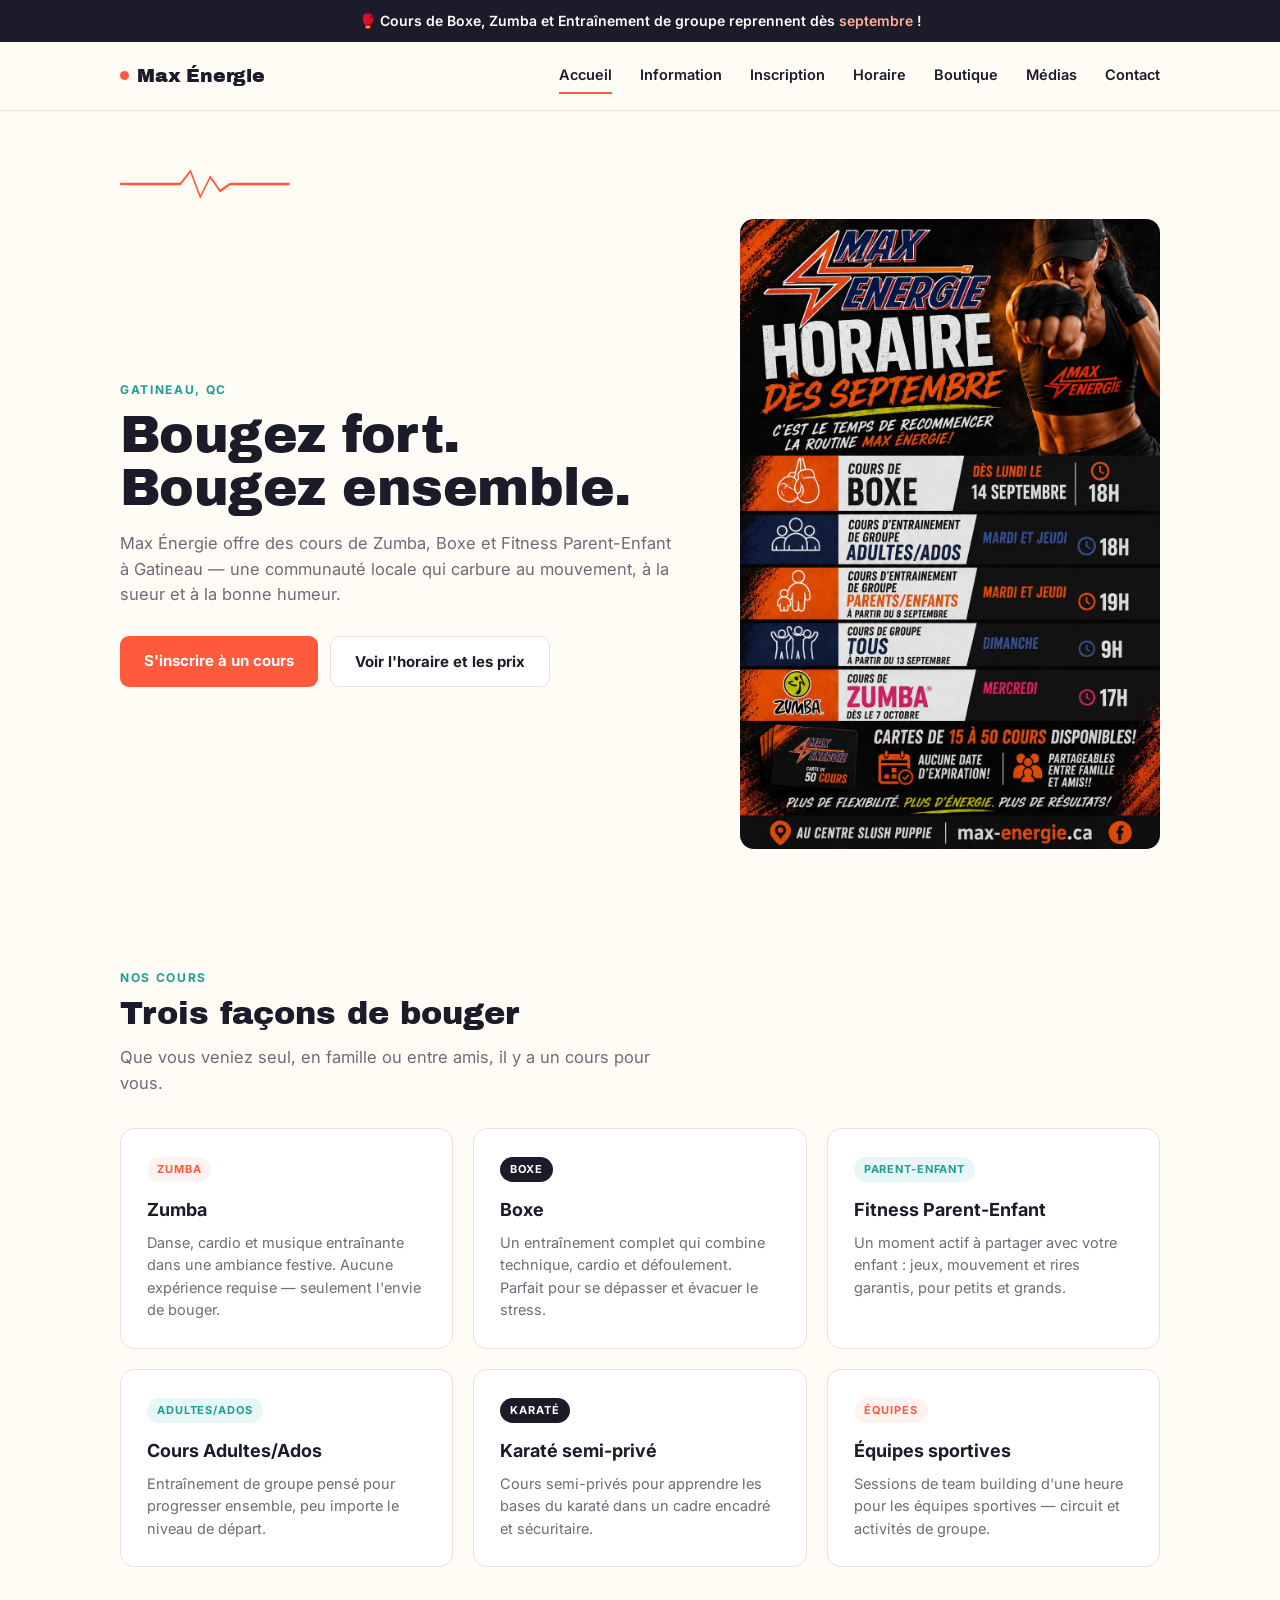
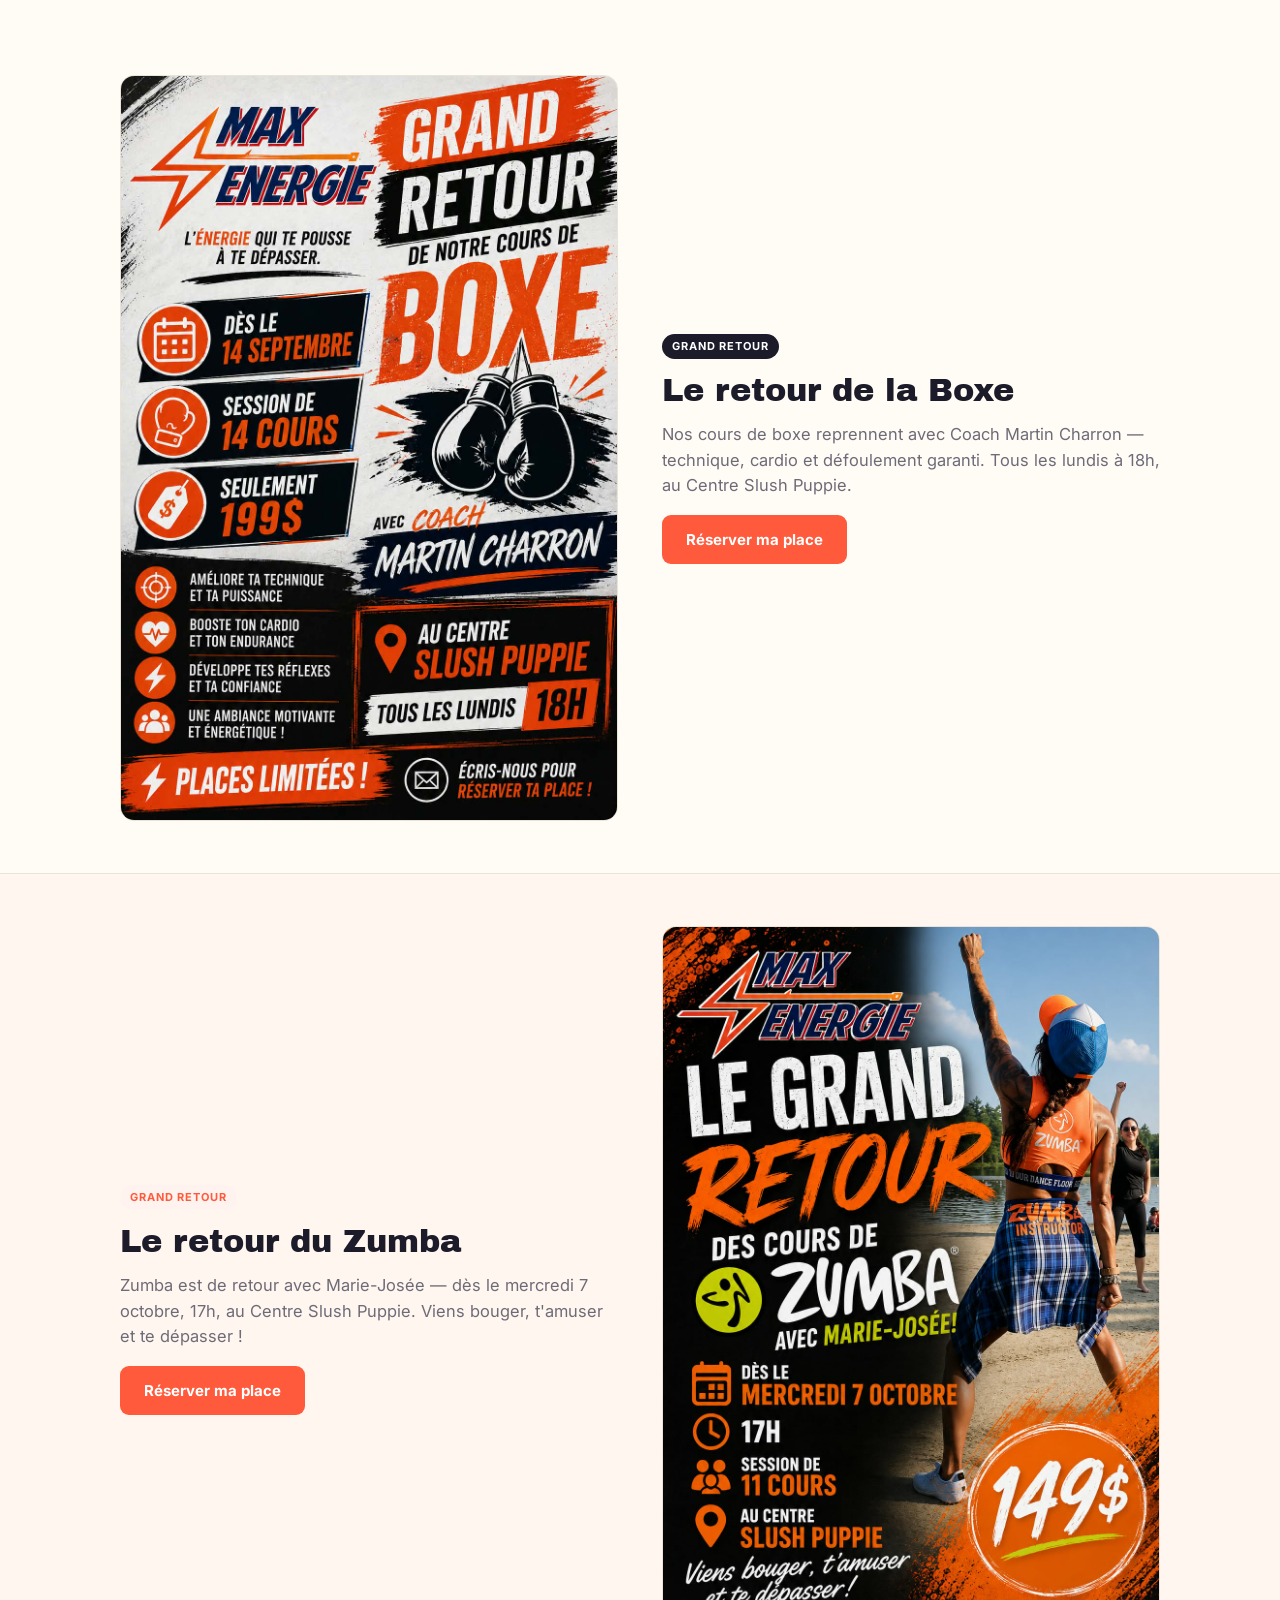
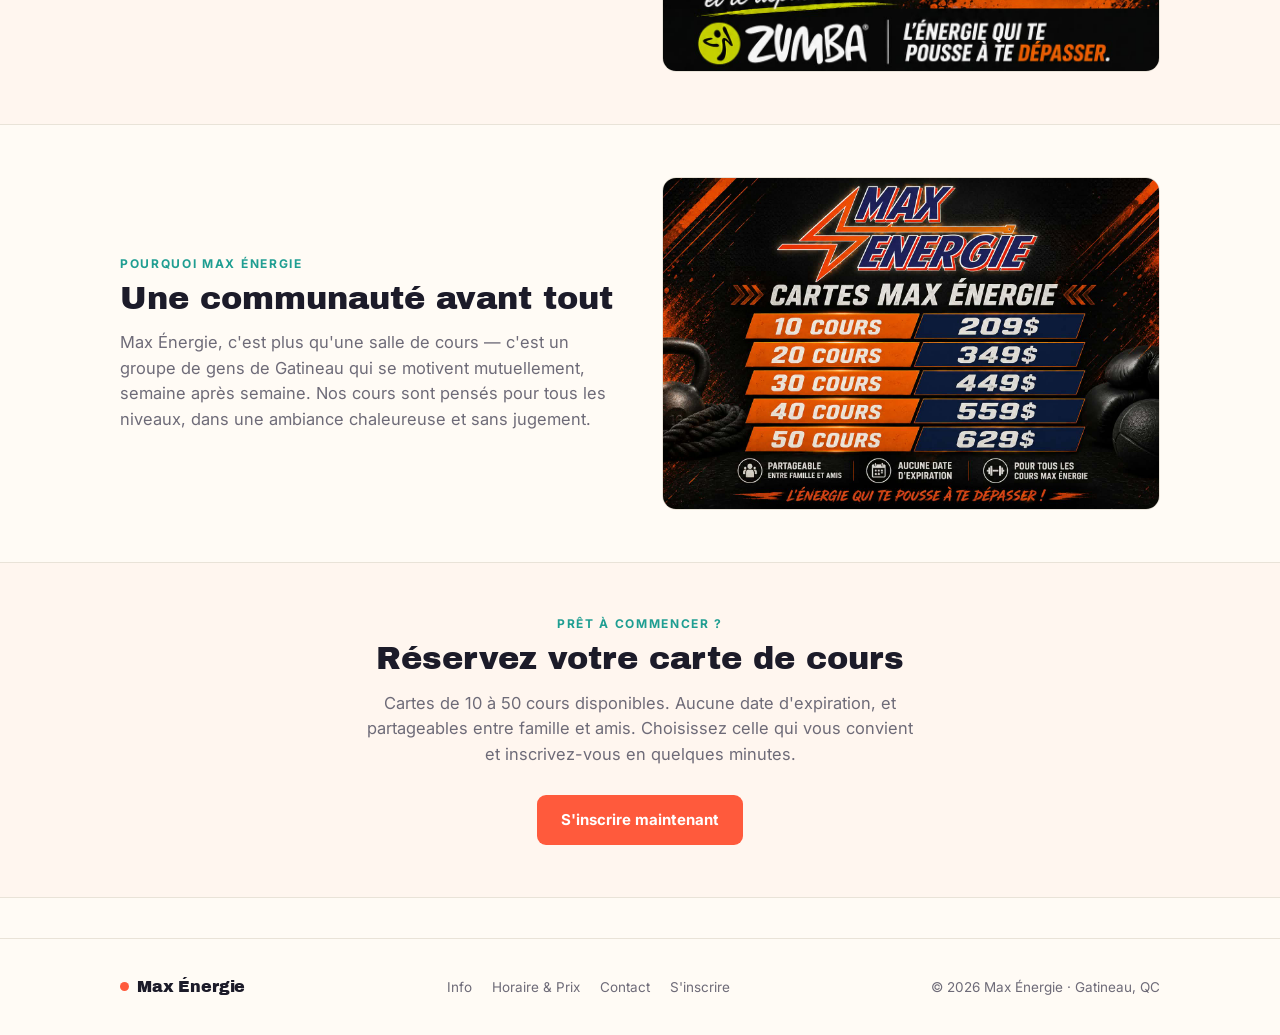
<file: index.html>
<!DOCTYPE html>
<html lang="fr">
<head>
<meta charset="UTF-8">
<meta name="viewport" content="width=device-width, initial-scale=1.0">
<title>Max Énergie</title>
<link rel="icon" href="favicon.ico" sizes="any">
<link rel="icon" href="favicon-32.png" type="image/png" sizes="32x32">
<link rel="icon" href="favicon-16.png" type="image/png" sizes="16x16">
<link rel="apple-touch-icon" href="favicon-180.png">
<meta name="description" content="Cours de Zumba, Boxe et Fitness Parent-Enfant à Gatineau. Inscrivez-vous à Max Énergie.">
<link rel="preconnect" href="https://fonts.googleapis.com">
<link rel="preconnect" href="https://fonts.gstatic.com" crossorigin>
<link href="https://fonts.googleapis.com/css2?family=Archivo+Black&family=Inter:wght@400;500;600;700&display=swap" rel="stylesheet">
<link rel="stylesheet" href="styles.css">
</head>
<body>

<div class="banner">🥊 Cours de Boxe, Zumba et Entraînement de groupe reprennent dès <span>septembre</span> !</div>

<header class="site">
  <div class="nav-inner">
    <a href="index.html" class="brand"><span class="dot"></span>Max Énergie</a>
    <button class="menu-toggle" aria-label="Menu" onclick="document.querySelector('nav.links').classList.toggle('open')">Menu</button>
    <nav class="links">
      <a href="index.html" class="active">Accueil</a>
      <a href="info.html">Information</a>
      <a href="inscription-max-energie.html">Inscription</a>
      <a href="horaire.html">Horaire</a>
      <a href="https://xpressobaravetements.com/collections/max-energie" target="_blank" rel="noopener">Boutique</a>
      <a href="medias.html">M&eacute;dias</a>
      <a href="contact.html">Contact</a>
    </nav>
  </div>
</header>

<section class="hero">
  <div class="container">
    <div class="pulse" aria-hidden="true" style="max-width:220px;margin-bottom:18px;">
      <svg viewBox="0 0 400 34" preserveAspectRatio="none">
        <path d="M0,17 L110,17 L128,4 L146,30 L164,10 L182,24 L200,17 L400,17"/>
      </svg>
    </div>
    <div class="hero-top">
      <div class="hero-text">
        <p class="eyebrow">Gatineau, QC</p>
        <h1>Bougez fort.<br>Bougez ensemble.</h1>
        <p class="sub">Max Énergie offre des cours de Zumba, Boxe et Fitness Parent-Enfant à Gatineau — une communauté locale qui carbure au mouvement, à la sueur et à la bonne humeur.</p>
        <div class="btn-row">
          <a href="inscription-max-energie.html" class="btn btn-primary">S'inscrire à un cours</a>
          <a href="horaire.html" class="btn btn-secondary">Voir l'horaire et les prix</a>
        </div>
      </div>
      <img src="images/horaire-septembre.jpg" alt="Horaire Max Énergie dès septembre — Boxe, Adultes/Ados, Parents/Enfants, Zumba" style="flex:1 1 320px;width:100%;max-width:420px;height:auto;display:block;border-radius:var(--radius);margin:0 auto;">
    </div>
  </div>
</section>

<section class="classes">
  <div class="container">
    <p class="eyebrow">Nos cours</p>
    <h2>Trois façons de bouger</h2>
    <p class="sub">Que vous veniez seul, en famille ou entre amis, il y a un cours pour vous.</p>

    <div class="class-grid">
      <div class="class-card">
        <span class="tag zumba">Zumba</span>
        <h3>Zumba</h3>
        <p>Danse, cardio et musique entraînante dans une ambiance festive. Aucune expérience requise — seulement l'envie de bouger.</p>
      </div>
      <div class="class-card">
        <span class="tag boxe">Boxe</span>
        <h3>Boxe</h3>
        <p>Un entraînement complet qui combine technique, cardio et défoulement. Parfait pour se dépasser et évacuer le stress.</p>
      </div>
      <div class="class-card">
        <span class="tag parent">Parent-Enfant</span>
        <h3>Fitness Parent-Enfant</h3>
        <p>Un moment actif à partager avec votre enfant : jeux, mouvement et rires garantis, pour petits et grands.</p>
      </div>
      <div class="class-card">
        <span class="tag parent">Adultes/Ados</span>
        <h3>Cours Adultes/Ados</h3>
        <p>Entraînement de groupe pensé pour progresser ensemble, peu importe le niveau de départ.</p>
      </div>
      <div class="class-card">
        <span class="tag boxe">Karaté</span>
        <h3>Karaté semi-privé</h3>
        <p>Cours semi-privés pour apprendre les bases du karaté dans un cadre encadré et sécuritaire.</p>
      </div>
      <div class="class-card">
        <span class="tag zumba">Équipes</span>
        <h3>Équipes sportives</h3>
        <p>Sessions de team building d'une heure pour les équipes sportives — circuit et activités de groupe.</p>
      </div>
    </div>
  </div>
</section>

<section class="section">
  <div class="container two-col" style="align-items:center;">
    <img src="images/boxe-retour.jpg" alt="Grand retour du cours de Boxe avec Coach Martin Charron" style="border-radius:var(--radius);border:1px solid var(--line);width:100%;">
    <div>
      <span class="tag boxe" style="display:inline-block;font-size:11px;font-weight:700;letter-spacing:.08em;text-transform:uppercase;padding:4px 10px;border-radius:99px;margin-bottom:14px;">Grand retour</span>
      <h2>Le retour de la Boxe</h2>
      <p class="sub" style="margin-bottom:16px;">
        Nos cours de boxe reprennent avec Coach Martin Charron — technique, cardio et défoulement garanti.
        Tous les lundis à 18h, au Centre Slush Puppie.
      </p>
      <a href="inscription-max-energie.html" class="btn btn-primary">Réserver ma place</a>
    </div>
  </div>
</section>

<section class="section alt">
  <div class="container two-col" style="align-items:center;">
    <div>
      <span class="tag zumba" style="display:inline-block;font-size:11px;font-weight:700;letter-spacing:.08em;text-transform:uppercase;padding:4px 10px;border-radius:99px;margin-bottom:14px;">Grand retour</span>
      <h2>Le retour du Zumba</h2>
      <p class="sub" style="margin-bottom:16px;">
        Zumba est de retour avec Marie-Josée — dès le mercredi 7 octobre, 17h, au Centre Slush Puppie.
        Viens bouger, t'amuser et te dépasser !
      </p>
      <a href="inscription-max-energie.html" class="btn btn-primary">Réserver ma place</a>
    </div>
    <img src="images/zumba-retour.jpg" alt="Grand retour des cours de Zumba avec Marie-Josée" style="border-radius:var(--radius);border:1px solid var(--line);width:100%;">
  </div>
</section>

<section class="section">
  <div class="container two-col" style="align-items:center;">
    <div>
      <p class="eyebrow">Pourquoi Max Énergie</p>
      <h2>Une communauté avant tout</h2>
      <p class="sub" style="margin-bottom:0;">
        Max Énergie, c'est plus qu'une salle de cours — c'est un groupe de gens de Gatineau qui se motivent
        mutuellement, semaine après semaine. Nos cours sont pensés pour tous les niveaux, dans une ambiance
        chaleureuse et sans jugement.
      </p>
    </div>
    <img src="images/cartes-prix.jpg" alt="Cartes Max Énergie — tarifs de 10 à 50 cours" style="border-radius:var(--radius);border:1px solid var(--line);width:100%;">
  </div>
</section>

<section class="section alt">
  <div class="container" style="text-align:center;">
    <p class="eyebrow">Prêt à commencer ?</p>
    <h2>Réservez votre carte de cours</h2>
    <p class="sub" style="margin-left:auto;margin-right:auto;">Cartes de 10 à 50 cours disponibles. Aucune date d'expiration, et partageables entre famille et amis. Choisissez celle qui vous convient et inscrivez-vous en quelques minutes.</p>
    <a href="inscription-max-energie.html" class="btn btn-primary">S'inscrire maintenant</a>
  </div>
</section>

<footer class="site">
  <div class="container footer-inner">
    <a href="index.html" class="brand"><span class="dot"></span>Max Énergie</a>
    <div class="footer-links">
      <a href="info.html">Info</a>
      <a href="horaire.html">Horaire &amp; Prix</a>
      <a href="contact.html">Contact</a>
      <a href="inscription-max-energie.html">S'inscrire</a>
    </div>
    <span>&copy; <span id="year"></span> Max Énergie · Gatineau, QC</span>
  </div>
</footer>

<script>document.getElementById('year').textContent = new Date().getFullYear();</script>
</body>
</html>
</file>
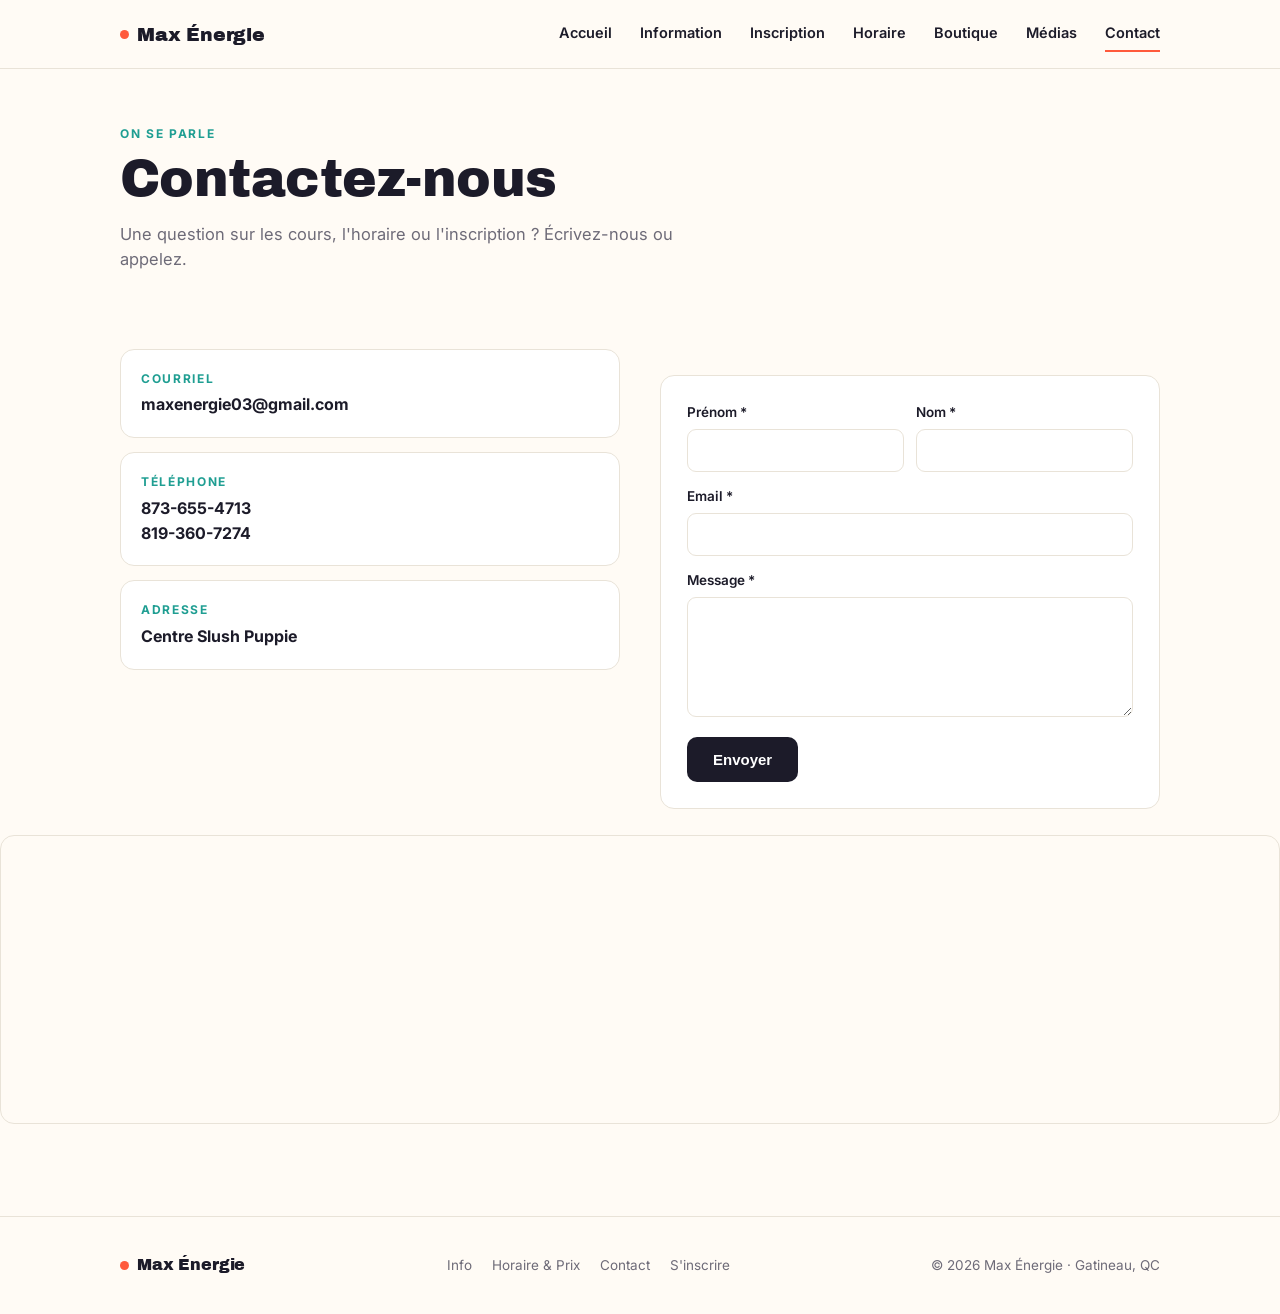
<file: contact.html>
<!DOCTYPE html>
<html lang="fr">
<head>
<meta charset="UTF-8">
<meta name="viewport" content="width=device-width, initial-scale=1.0">
<title>Contact - Max Énergie</title>
<link rel="icon" href="favicon.ico" sizes="any">
<link rel="icon" href="favicon-32.png" type="image/png" sizes="32x32">
<link rel="icon" href="favicon-16.png" type="image/png" sizes="16x16">
<link rel="apple-touch-icon" href="favicon-180.png">
<link rel="preconnect" href="https://fonts.googleapis.com">
<link rel="preconnect" href="https://fonts.gstatic.com" crossorigin>
<link href="https://fonts.googleapis.com/css2?family=Archivo+Black&family=Inter:wght@400;500;600;700&display=swap" rel="stylesheet">
<link rel="stylesheet" href="styles.css">
<style>
  .contact-form{
    background:var(--card-bg);
    border:1px solid var(--line);
    border-radius:var(--radius);
    padding:26px;
    margin-top:26px;
  }
  .contact-form .row2{ display:grid; grid-template-columns:1fr 1fr; gap:12px; }
  @media (max-width:480px){ .contact-form .row2{ grid-template-columns:1fr; } }
  .contact-form .field{ margin-bottom:14px; }
  .contact-form label{ display:block; font-size:13.5px; font-weight:600; margin-bottom:6px; }
  .contact-form input, .contact-form textarea{
    width:100%; padding:11px 13px; border:1.5px solid var(--line); border-radius:9px;
    font-family:inherit; font-size:15px; color:var(--ink); background:#fff;
  }
  .contact-form input:focus, .contact-form textarea:focus{ outline:none; border-color:var(--coral); }
  .contact-form textarea{ min-height:120px; resize:vertical; }
  .contact-form button{
    background:var(--ink); color:#fff; border:none; border-radius:10px; padding:14px 26px;
    font-weight:700; font-size:15px; cursor:pointer;
  }
  .contact-form button:hover{ background:var(--coral); }
  .contact-form button:disabled{ background:var(--muted); cursor:not-allowed; }
  #contactStatus{ margin-top:12px; font-size:14px; display:none; }
  #contactStatus.ok{ display:block; color:#1E7A4C; }
  #contactStatus.err{ display:block; color:#B3261E; }
</style>
</head>
<body>

<header class="site">
  <div class="nav-inner">
    <a href="index.html" class="brand"><span class="dot"></span>Max Énergie</a>
    <button class="menu-toggle" aria-label="Menu" onclick="document.querySelector('nav.links').classList.toggle('open')">Menu</button>
    <nav class="links">
      <a href="index.html">Accueil</a>
      <a href="info.html">Information</a>
      <a href="inscription-max-energie.html">Inscription</a>
      <a href="horaire.html">Horaire</a>
      <a href="https://xpressobaravetements.com/collections/max-energie" target="_blank" rel="noopener">Boutique</a>
      <a href="medias.html">M&eacute;dias</a>
      <a href="contact.html" class="active">Contact</a>
    </nav>
  </div>
</header>

<section class="hero" style="padding-bottom:10px;">
  <div class="container">
    <p class="eyebrow">On se parle</p>
    <h1>Contactez-nous</h1>
    <p class="sub">Une question sur les cours, l'horaire ou l'inscription ? Écrivez-nous ou appelez.</p>
  </div>
</section>

<section class="section" style="padding-top:10px;">
  <div class="container contact-grid">
    <div>
      <div class="contact-item">
        <p class="eyebrow">Courriel</p>
        <a href="mailto:maxenergie03@gmail.com">maxenergie03@gmail.com</a>
      </div>
      <div class="contact-item">
        <p class="eyebrow">Téléphone</p>
        <a href="tel:8736554713">873-655-4713</a><br>
        <a href="tel:8193607274">819-360-7274</a>
      </div>
      <div class="contact-item">
        <p class="eyebrow">Adresse</p>
        <span style="font-weight:700;">Centre Slush Puppie</span>
      </div>
    </div>

    <div>
      <form id="contactForm" class="contact-form" novalidate>
        <div class="row2">
          <div class="field">
            <label for="firstName">Prénom *</label>
            <input type="text" id="firstName" name="firstName" required>
          </div>
          <div class="field">
            <label for="lastName">Nom *</label>
            <input type="text" id="lastName" name="lastName" required>
          </div>
        </div>
        <div class="field">
          <label for="ceEmail">Email *</label>
          <input type="email" id="ceEmail" name="email" required>
        </div>
        <div class="field">
          <label for="ceMessage">Message *</label>
          <textarea id="ceMessage" name="message" required></textarea>
        </div>
        <button type="submit" id="contactSubmit">Envoyer</button>
        <div id="contactStatus" role="status"></div>
      </form>
    </div>
  </div>

  <div class="map-box" style="margin-top:26px;">
    <iframe
      src="https://www.google.com/maps?q=Centre+Slush+Puppie,Gatineau,QC&output=embed"
      loading="lazy"
      referrerpolicy="no-referrer-when-downgrade"
      title="Carte — Centre Slush Puppie, Gatineau, QC">
    </iframe>
  </div>
</section>

<script>
  // Same free, no-backend approach as the registration form.
  const RECIPIENT_EMAIL_CONTACT = "maxenergie03@gmail.com"; // <-- change if you want a different inbox
  const cForm = document.getElementById('contactForm');
  const cBtn = document.getElementById('contactSubmit');
  const cStatus = document.getElementById('contactStatus');

  cForm.addEventListener('submit', async (e) => {
    e.preventDefault();
    if (!cForm.checkValidity()) { cForm.reportValidity(); return; }
    const data = Object.fromEntries(new FormData(cForm).entries());
    cBtn.disabled = true;
    cBtn.textContent = 'Envoi...';
    cStatus.className = '';
    try {
      const res = await fetch(`https://formsubmit.co/ajax/${RECIPIENT_EMAIL_CONTACT}`, {
        method: 'POST',
        headers: { 'Content-Type': 'application/json', 'Accept': 'application/json' },
        body: JSON.stringify({ _subject: 'Nouveau message — site Max Énergie', ...data })
      });
      if (!res.ok) throw new Error('network');
      cStatus.textContent = 'Merci pour votre message ! Nous vous répondrons rapidement.';
      cStatus.className = 'ok';
      cForm.reset();
    } catch (err) {
      cStatus.textContent = "Une erreur est survenue. Veuillez réessayer ou nous écrire directement par courriel.";
      cStatus.className = 'err';
    } finally {
      cBtn.disabled = false;
      cBtn.textContent = 'Envoyer';
    }
  });
</script>

<footer class="site">
  <div class="container footer-inner">
    <a href="index.html" class="brand"><span class="dot"></span>Max Énergie</a>
    <div class="footer-links">
      <a href="info.html">Info</a>
      <a href="horaire.html">Horaire &amp; Prix</a>
      <a href="contact.html">Contact</a>
      <a href="inscription-max-energie.html">S'inscrire</a>
    </div>
    <span>&copy; <span id="year"></span> Max Énergie · Gatineau, QC</span>
  </div>
</footer>

<script>document.getElementById('year').textContent = new Date().getFullYear();</script>
</body>
</html>
</file>
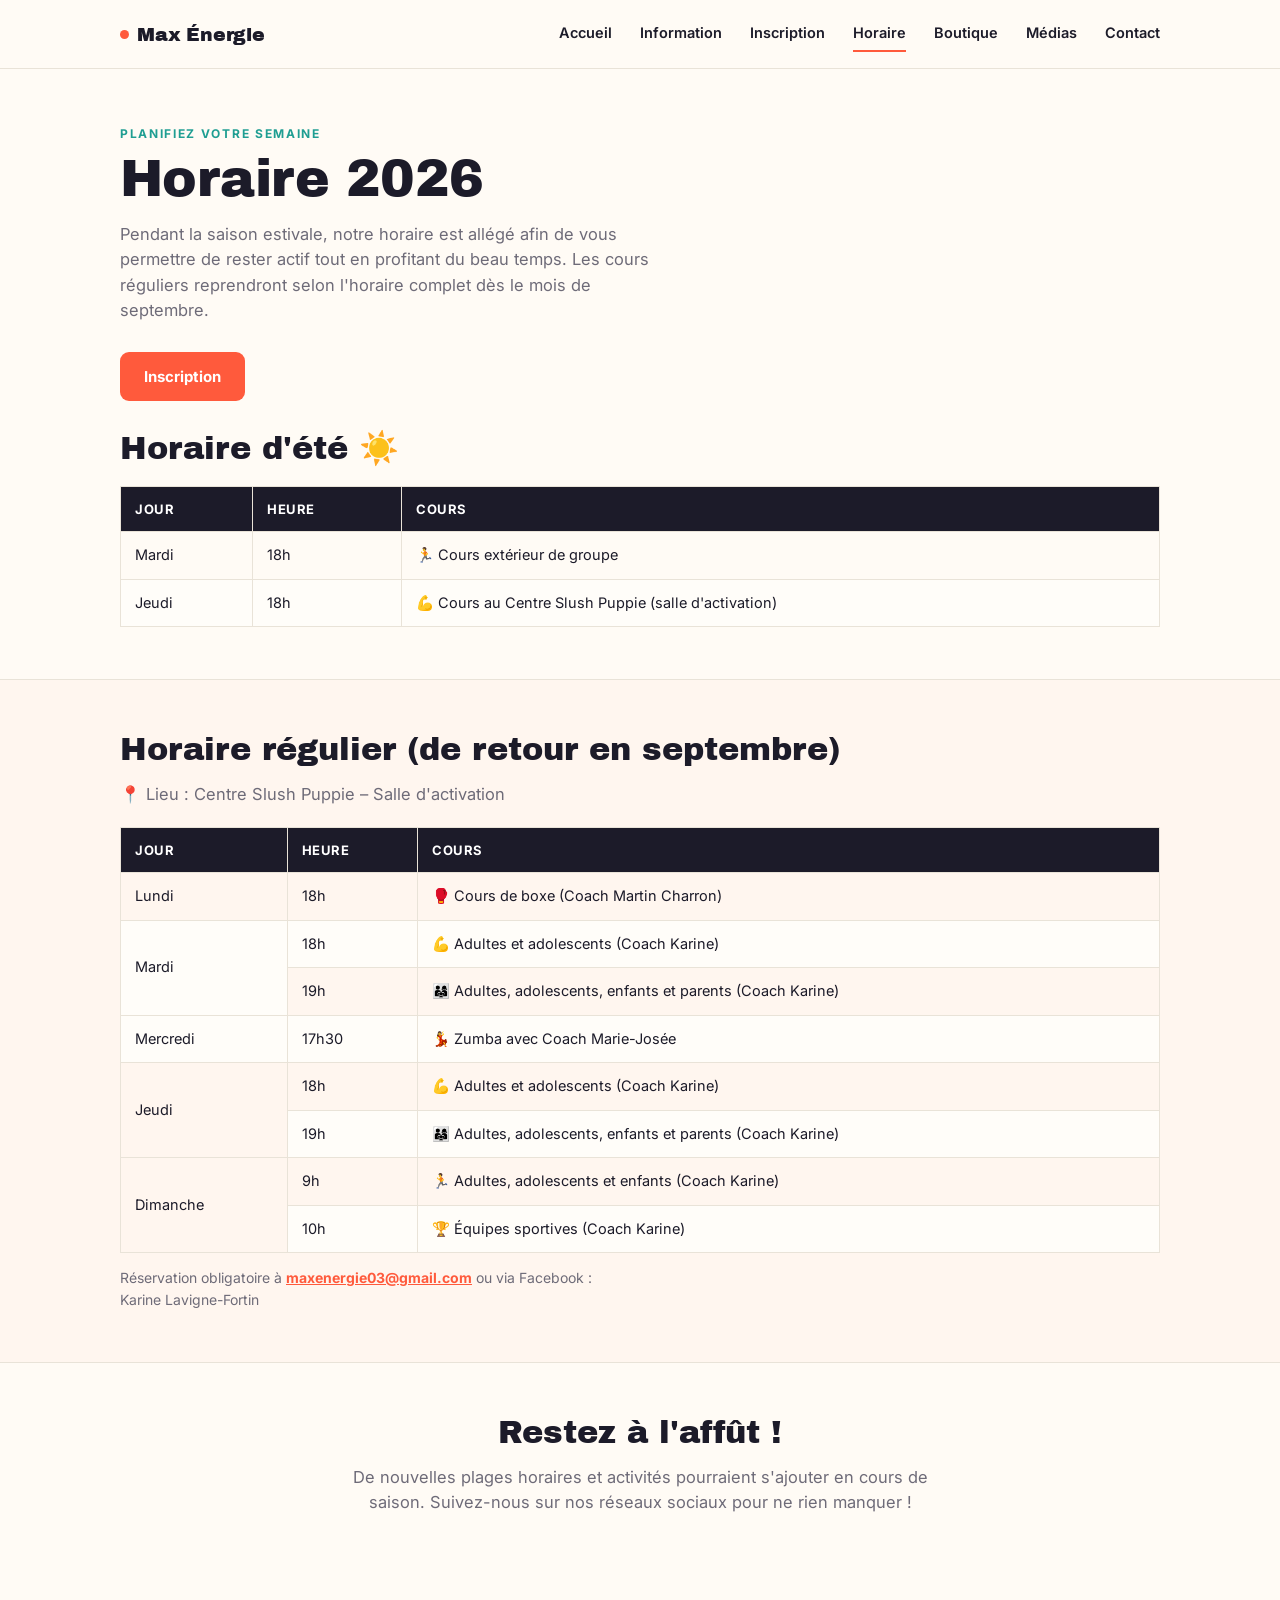
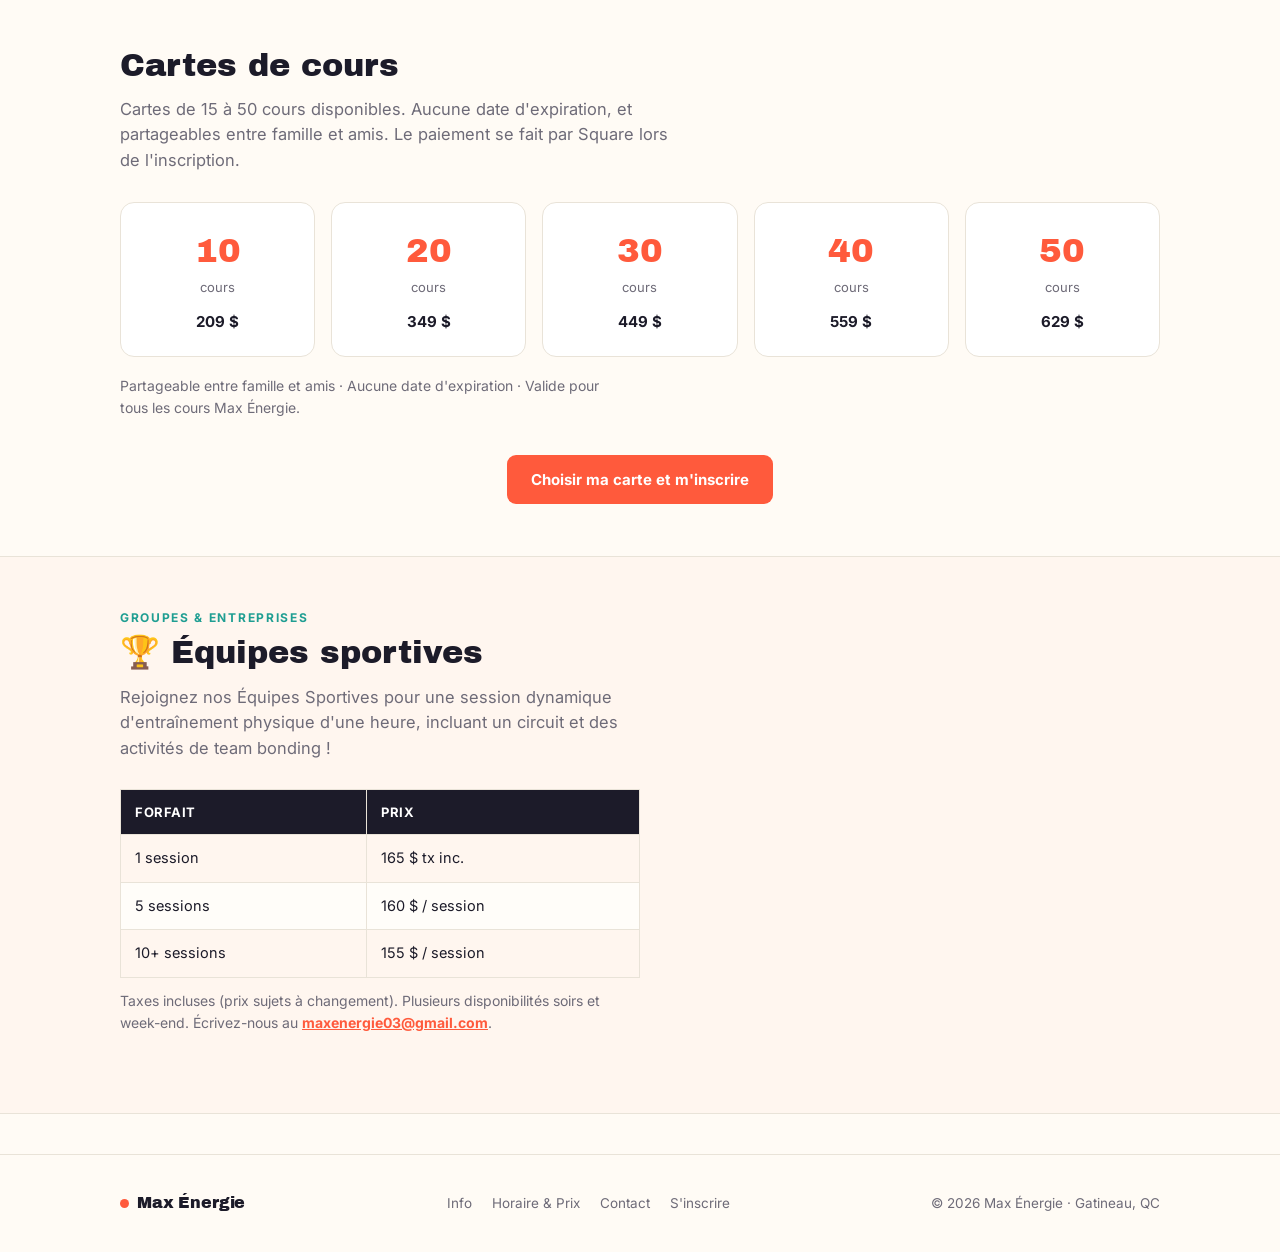
<file: horaire.html>
<!DOCTYPE html>
<html lang="fr">
<head>
<meta charset="UTF-8">
<meta name="viewport" content="width=device-width, initial-scale=1.0">
<title>Horaire - Max Énergie</title>
<link rel="icon" href="favicon.ico" sizes="any">
<link rel="icon" href="favicon-32.png" type="image/png" sizes="32x32">
<link rel="icon" href="favicon-16.png" type="image/png" sizes="16x16">
<link rel="apple-touch-icon" href="favicon-180.png">
<link rel="preconnect" href="https://fonts.googleapis.com">
<link rel="preconnect" href="https://fonts.gstatic.com" crossorigin>
<link href="https://fonts.googleapis.com/css2?family=Archivo+Black&family=Inter:wght@400;500;600;700&display=swap" rel="stylesheet">
<link rel="stylesheet" href="styles.css">
</head>
<body>

<header class="site">
  <div class="nav-inner">
    <a href="index.html" class="brand"><span class="dot"></span>Max Énergie</a>
    <button class="menu-toggle" aria-label="Menu" onclick="document.querySelector('nav.links').classList.toggle('open')">Menu</button>
    <nav class="links">
      <a href="index.html">Accueil</a>
      <a href="info.html">Information</a>
      <a href="inscription-max-energie.html">Inscription</a>
      <a href="horaire.html" class="active">Horaire</a>
      <a href="https://xpressobaravetements.com/collections/max-energie" target="_blank" rel="noopener">Boutique</a>
      <a href="medias.html">M&eacute;dias</a>
      <a href="contact.html">Contact</a>
    </nav>
  </div>
</header>

<section class="hero" style="padding-bottom:10px;">
  <div class="container">
    <p class="eyebrow">Planifiez votre semaine</p>
    <h1>Horaire 2026</h1>
    <p class="sub">Pendant la saison estivale, notre horaire est allégé afin de vous permettre de rester actif tout en profitant du beau temps. Les cours réguliers reprendront selon l'horaire complet dès le mois de septembre.</p>
    <a href="inscription-max-energie.html" class="btn btn-primary">Inscription</a>
  </div>
</section>

<section class="section" style="padding-top:20px;">
  <div class="container">
    <h2>Horaire d'été ☀️</h2>
    <table class="schedule">
      <thead>
        <tr><th>Jour</th><th>Heure</th><th>Cours</th></tr>
      </thead>
      <tbody>
        <tr><td>Mardi</td><td>18h</td><td>🏃 Cours extérieur de groupe</td></tr>
        <tr><td>Jeudi</td><td>18h</td><td>💪 Cours au Centre Slush Puppie (salle d'activation)</td></tr>
      </tbody>
    </table>
  </div>
</section>

<section class="section alt">
  <div class="container">
    <h2>Horaire régulier (de retour en septembre)</h2>
    <p class="sub" style="margin-bottom:8px;">📍 Lieu : Centre Slush Puppie – Salle d'activation</p>
    <table class="schedule">
      <thead>
        <tr><th>Jour</th><th>Heure</th><th>Cours</th></tr>
      </thead>
      <tbody>
        <tr><td>Lundi</td><td>18h</td><td>🥊 Cours de boxe (Coach Martin Charron)</td></tr>
        <tr><td rowspan="2">Mardi</td><td>18h</td><td>💪 Adultes et adolescents (Coach Karine)</td></tr>
        <tr><td>19h</td><td>👨‍👩‍👧 Adultes, adolescents, enfants et parents (Coach Karine)</td></tr>
        <tr><td>Mercredi</td><td>17h30</td><td>💃 Zumba avec Coach Marie-Josée</td></tr>
        <tr><td rowspan="2">Jeudi</td><td>18h</td><td>💪 Adultes et adolescents (Coach Karine)</td></tr>
        <tr><td>19h</td><td>👨‍👩‍👧 Adultes, adolescents, enfants et parents (Coach Karine)</td></tr>
        <tr><td rowspan="2">Dimanche</td><td>9h</td><td>🏃 Adultes, adolescents et enfants (Coach Karine)</td></tr>
        <tr><td>10h</td><td>🏆 Équipes sportives (Coach Karine)</td></tr>
      </tbody>
    </table>
    <p class="sub" style="margin-top:14px;margin-bottom:0;font-size:14px;">
      Réservation obligatoire à <a href="mailto:maxenergie03@gmail.com" style="color:var(--coral);font-weight:700;">maxenergie03@gmail.com</a>
      ou via Facebook : Karine Lavigne-Fortin
    </p>
  </div>
</section>

<section class="section" style="text-align:center;">
  <div class="container">
    <h2>Restez à l'affût !</h2>
    <p class="sub" style="max-width:60ch;margin-left:auto;margin-right:auto;">
      De nouvelles plages horaires et activités pourraient s'ajouter en cours de saison. Suivez-nous sur nos
      réseaux sociaux pour ne rien manquer !
    </p>
  </div>
</section>

<section class="section">
  <div class="container">
    <h2>Cartes de cours</h2>
    <p class="sub">Cartes de 15 à 50 cours disponibles. Aucune date d'expiration, et partageables entre famille et amis. Le paiement se fait par Square lors de l'inscription.</p>

    <div class="pricing-grid">
      <div class="price-card">
        <span class="count">10</span>
        <span class="label">cours</span>
        <span class="price">209 $</span>
      </div>
      <div class="price-card">
        <span class="count">20</span>
        <span class="label">cours</span>
        <span class="price">349 $</span>
      </div>
      <div class="price-card">
        <span class="count">30</span>
        <span class="label">cours</span>
        <span class="price">449 $</span>
      </div>
      <div class="price-card">
        <span class="count">40</span>
        <span class="label">cours</span>
        <span class="price">559 $</span>
      </div>
      <div class="price-card">
        <span class="count">50</span>
        <span class="label">cours</span>
        <span class="price">629 $</span>
      </div>
    </div>
    <p class="sub" style="margin-top:18px;font-size:14px;">Partageable entre famille et amis · Aucune date d'expiration · Valide pour tous les cours Max Énergie.</p>

    <div style="text-align:center;margin-top:36px;">
      <a href="inscription-max-energie.html" class="btn btn-primary">Choisir ma carte et m'inscrire</a>
    </div>
  </div>
</section>

<section class="section alt">
  <div class="container">
    <p class="eyebrow">Groupes &amp; entreprises</p>
    <h2>🏆 Équipes sportives</h2>
    <p class="sub">Rejoignez nos Équipes Sportives pour une session dynamique d'entraînement physique d'une heure, incluant un circuit et des activités de team bonding !</p>

    <table class="schedule" style="max-width:520px;">
      <thead>
        <tr><th>Forfait</th><th>Prix</th></tr>
      </thead>
      <tbody>
        <tr><td>1 session</td><td>165 $ tx inc.</td></tr>
        <tr><td>5 sessions</td><td>160 $ / session</td></tr>
        <tr><td>10+ sessions</td><td>155 $ / session</td></tr>
      </tbody>
    </table>
    <p class="sub" style="margin-top:12px;font-size:14px;">
      Taxes incluses (prix sujets à changement). Plusieurs disponibilités soirs et week-end.
      Écrivez-nous au <a href="mailto:maxenergie03@gmail.com" style="color:var(--coral);font-weight:700;">maxenergie03@gmail.com</a>.
    </p>
  </div>
</section>

<footer class="site">
  <div class="container footer-inner">
    <a href="index.html" class="brand"><span class="dot"></span>Max Énergie</a>
    <div class="footer-links">
      <a href="info.html">Info</a>
      <a href="horaire.html">Horaire &amp; Prix</a>
      <a href="contact.html">Contact</a>
      <a href="inscription-max-energie.html">S'inscrire</a>
    </div>
    <span>&copy; <span id="year"></span> Max Énergie · Gatineau, QC</span>
  </div>
</footer>

<script>document.getElementById('year').textContent = new Date().getFullYear();</script>
</body>
</html>
</file>
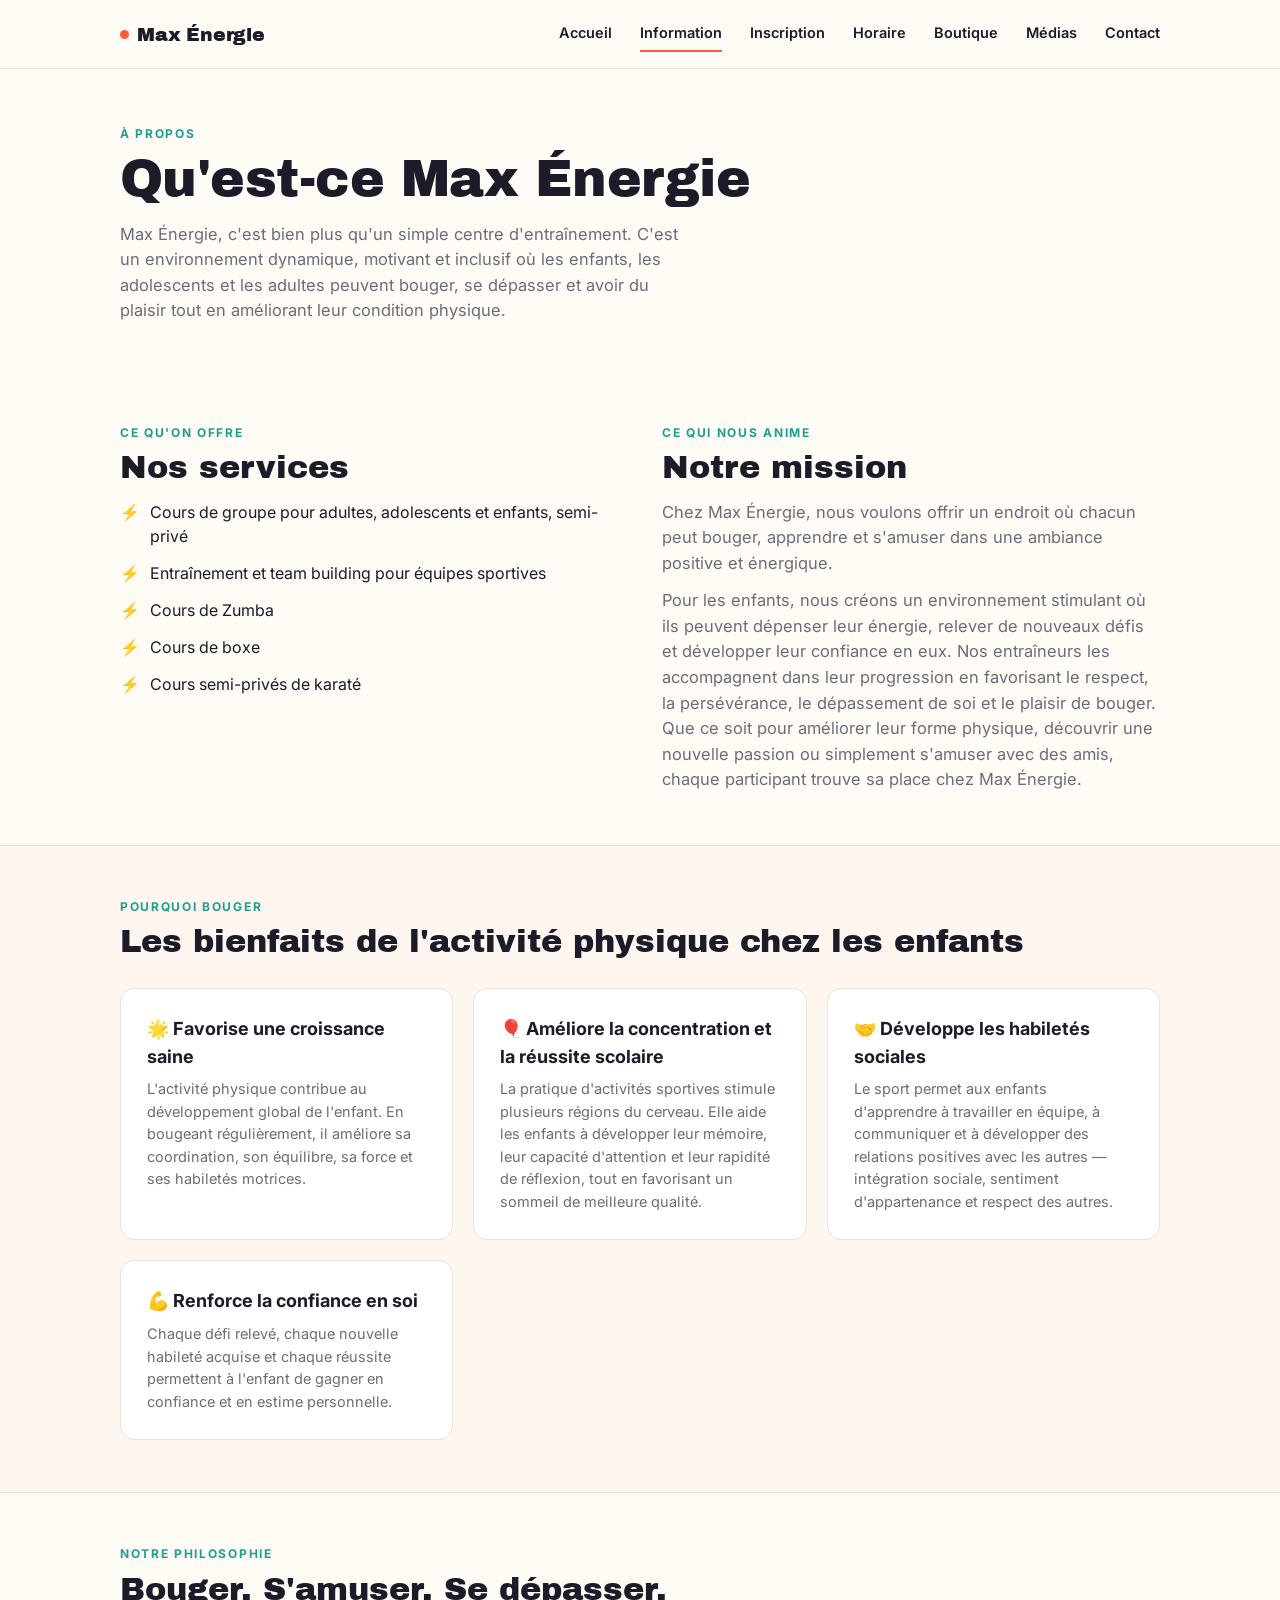
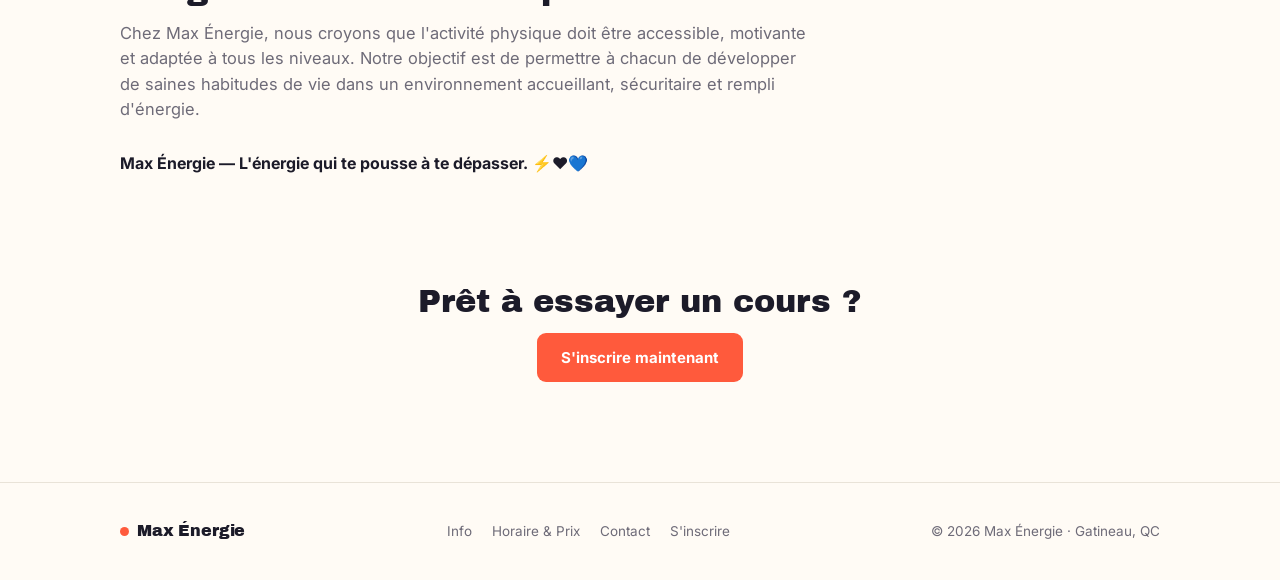
<file: info.html>
<!DOCTYPE html>
<html lang="fr">
<head>
<meta charset="UTF-8">
<meta name="viewport" content="width=device-width, initial-scale=1.0">
<title>Info - Max Énergie</title>
<link rel="icon" href="favicon.ico" sizes="any">
<link rel="icon" href="favicon-32.png" type="image/png" sizes="32x32">
<link rel="icon" href="favicon-16.png" type="image/png" sizes="16x16">
<link rel="apple-touch-icon" href="favicon-180.png">
<link rel="preconnect" href="https://fonts.googleapis.com">
<link rel="preconnect" href="https://fonts.gstatic.com" crossorigin>
<link href="https://fonts.googleapis.com/css2?family=Archivo+Black&family=Inter:wght@400;500;600;700&display=swap" rel="stylesheet">
<link rel="stylesheet" href="styles.css">
</head>
<body>

<header class="site">
  <div class="nav-inner">
    <a href="index.html" class="brand"><span class="dot"></span>Max Énergie</a>
    <button class="menu-toggle" aria-label="Menu" onclick="document.querySelector('nav.links').classList.toggle('open')">Menu</button>
    <nav class="links">
      <a href="index.html">Accueil</a>
      <a href="info.html" class="active">Information</a>
      <a href="inscription-max-energie.html">Inscription</a>
      <a href="horaire.html">Horaire</a>
      <a href="https://xpressobaravetements.com/collections/max-energie" target="_blank" rel="noopener">Boutique</a>
      <a href="medias.html">M&eacute;dias</a>
      <a href="contact.html">Contact</a>
    </nav>
  </div>
</header>

<section class="hero" style="padding-bottom:20px;">
  <div class="container">
    <p class="eyebrow">À propos</p>
    <h1>Qu'est-ce Max Énergie</h1>
    <p class="sub">Max Énergie, c'est bien plus qu'un simple centre d'entraînement. C'est un environnement dynamique, motivant et inclusif où les enfants, les adolescents et les adultes peuvent bouger, se dépasser et avoir du plaisir tout en améliorant leur condition physique.</p>
  </div>
</section>

<section class="section">
  <div class="container two-col">
    <div>
      <p class="eyebrow">Ce qu'on offre</p>
      <h2>Nos services</h2>
      <ul style="list-style:none;padding:0;margin:0;display:flex;flex-direction:column;gap:12px;">
        <li style="display:flex;gap:10px;align-items:flex-start;"><span style="color:var(--coral);">⚡</span> Cours de groupe pour adultes, adolescents et enfants, semi-privé</li>
        <li style="display:flex;gap:10px;align-items:flex-start;"><span style="color:var(--coral);">⚡</span> Entraînement et team building pour équipes sportives</li>
        <li style="display:flex;gap:10px;align-items:flex-start;"><span style="color:var(--coral);">⚡</span> Cours de Zumba</li>
        <li style="display:flex;gap:10px;align-items:flex-start;"><span style="color:var(--coral);">⚡</span> Cours de boxe</li>
        <li style="display:flex;gap:10px;align-items:flex-start;"><span style="color:var(--coral);">⚡</span> Cours semi-privés de karaté</li>
      </ul>
    </div>
    <div>
      <p class="eyebrow">Ce qui nous anime</p>
      <h2>Notre mission</h2>
      <p class="sub" style="margin-bottom:12px;">
        Chez Max Énergie, nous voulons offrir un endroit où chacun peut bouger, apprendre et s'amuser dans une
        ambiance positive et énergique.
      </p>
      <p class="sub" style="margin-bottom:0;">
        Pour les enfants, nous créons un environnement stimulant où ils peuvent dépenser leur énergie, relever de
        nouveaux défis et développer leur confiance en eux. Nos entraîneurs les accompagnent dans leur progression
        en favorisant le respect, la persévérance, le dépassement de soi et le plaisir de bouger. Que ce soit pour
        améliorer leur forme physique, découvrir une nouvelle passion ou simplement s'amuser avec des amis, chaque
        participant trouve sa place chez Max Énergie.
      </p>
    </div>
  </div>
</section>

<section class="section alt">
  <div class="container">
    <p class="eyebrow">Pourquoi bouger</p>
    <h2>Les bienfaits de l'activité physique chez les enfants</h2>
    <div class="class-grid" style="margin-top:28px;">
      <div class="class-card">
        <h3>🌟 Favorise une croissance saine</h3>
        <p>L'activité physique contribue au développement global de l'enfant. En bougeant régulièrement, il améliore sa coordination, son équilibre, sa force et ses habiletés motrices.</p>
      </div>
      <div class="class-card">
        <h3>🎈 Améliore la concentration et la réussite scolaire</h3>
        <p>La pratique d'activités sportives stimule plusieurs régions du cerveau. Elle aide les enfants à développer leur mémoire, leur capacité d'attention et leur rapidité de réflexion, tout en favorisant un sommeil de meilleure qualité.</p>
      </div>
      <div class="class-card">
        <h3>🤝 Développe les habiletés sociales</h3>
        <p>Le sport permet aux enfants d'apprendre à travailler en équipe, à communiquer et à développer des relations positives avec les autres — intégration sociale, sentiment d'appartenance et respect des autres.</p>
      </div>
      <div class="class-card">
        <h3>💪 Renforce la confiance en soi</h3>
        <p>Chaque défi relevé, chaque nouvelle habileté acquise et chaque réussite permettent à l'enfant de gagner en confiance et en estime personnelle.</p>
      </div>
    </div>
  </div>
</section>

<section class="section">
  <div class="container">
    <p class="eyebrow">Notre philosophie</p>
    <h2>Bouger. S'amuser. Se dépasser.</h2>
    <p class="sub" style="max-width:70ch;">
      Chez Max Énergie, nous croyons que l'activité physique doit être accessible, motivante et adaptée à tous les
      niveaux. Notre objectif est de permettre à chacun de développer de saines habitudes de vie dans un
      environnement accueillant, sécuritaire et rempli d'énergie.
    </p>
    <p style="font-weight:700;margin-top:18px;">Max Énergie — L'énergie qui te pousse à te dépasser. ⚡❤️💙</p>
  </div>
</section>

<section class="section" style="text-align:center;padding-top:40px;padding-bottom:60px;">
  <div class="container">
    <h2>Prêt à essayer un cours ?</h2>
    <a href="inscription-max-energie.html" class="btn btn-primary">S'inscrire maintenant</a>
  </div>
</section>

<footer class="site">
  <div class="container footer-inner">
    <a href="index.html" class="brand"><span class="dot"></span>Max Énergie</a>
    <div class="footer-links">
      <a href="info.html">Info</a>
      <a href="horaire.html">Horaire &amp; Prix</a>
      <a href="contact.html">Contact</a>
      <a href="inscription-max-energie.html">S'inscrire</a>
    </div>
    <span>&copy; <span id="year"></span> Max Énergie · Gatineau, QC</span>
  </div>
</footer>

<script>document.getElementById('year').textContent = new Date().getFullYear();</script>
</body>
</html>
</file>
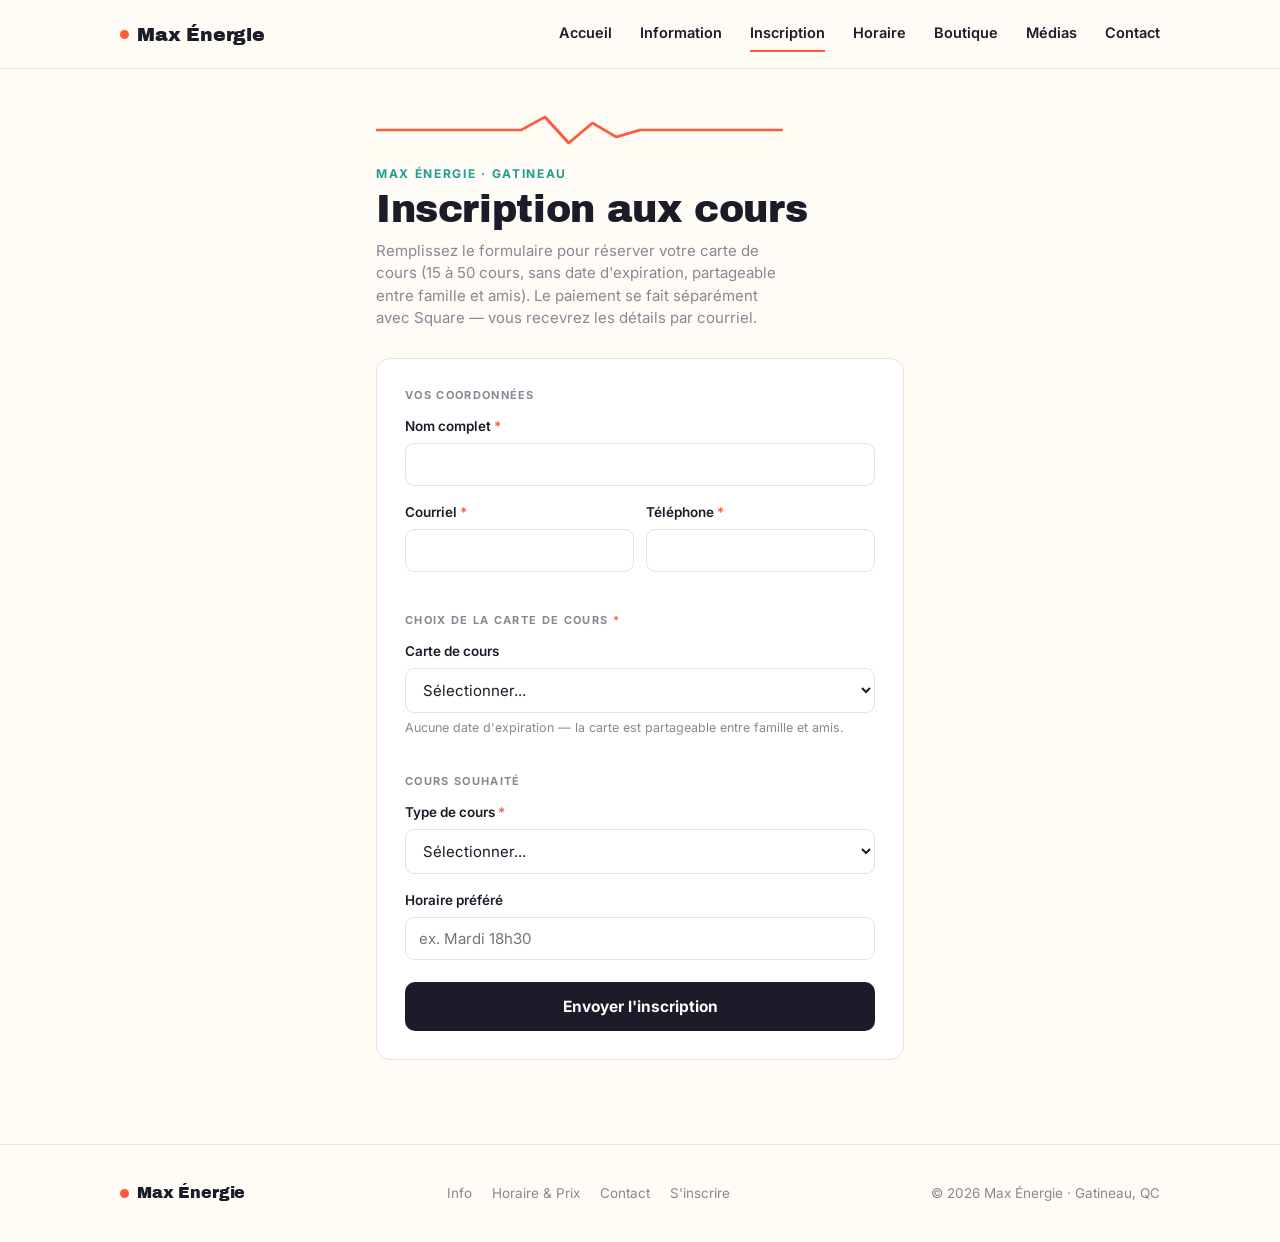
<file: inscription-max-energie.html>
<!DOCTYPE html>
<html lang="fr">
<head>
<meta charset="UTF-8">
<meta name="viewport" content="width=device-width, initial-scale=1.0">
<title>Inscription - Max Énergie</title>
<link rel="icon" href="favicon.ico" sizes="any">
<link rel="icon" href="favicon-32.png" type="image/png" sizes="32x32">
<link rel="icon" href="favicon-16.png" type="image/png" sizes="16x16">
<link rel="apple-touch-icon" href="favicon-180.png">
<link rel="preconnect" href="https://fonts.googleapis.com">
<link rel="preconnect" href="https://fonts.gstatic.com" crossorigin>
<link href="https://fonts.googleapis.com/css2?family=Archivo+Black&family=Inter:wght@400;500;600;700&display=swap" rel="stylesheet">
<link rel="stylesheet" href="styles.css">
<style>
  :root{
    --ink:#1C1B29;
    --base:#FFFBF5;
    --coral:#FF5A3C;
    --teal:#1F9E92;
    --muted:#8A8794;
    --line:#E9E3D8;
    --card-bg:#FFFFFF;
    --radius:14px;
  }

  *{box-sizing:border-box;}

  .wrap{
    width:100%;
    max-width:560px;
    margin:0 auto;
  }

  .pulse{
    height:34px;
    margin-bottom:18px;
    overflow:hidden;
  }
  .pulse svg{ width:100%; height:100%; display:block; }
  .pulse path{
    fill:none;
    stroke:var(--coral);
    stroke-width:2.5;
    stroke-linecap:round;
    stroke-linejoin:round;
    stroke-dasharray:340;
    stroke-dashoffset:340;
    animation:draw 2.2s ease-out forwards;
  }
  @keyframes draw{ to{ stroke-dashoffset:0; } }
  @media (prefers-reduced-motion: reduce){
    .pulse path{ animation:none; stroke-dashoffset:0; }
  }

  .eyebrow{
    font-size:12px;
    letter-spacing:.14em;
    text-transform:uppercase;
    color:var(--teal);
    font-weight:700;
    margin:0 0 6px;
  }

  h1{
    font-family:'Archivo Black',sans-serif;
    font-weight:400;
    font-size:clamp(28px,6vw,38px);
    line-height:1.05;
    margin:0 0 10px;
    letter-spacing:-.01em;
  }

  .sub{
    color:var(--muted);
    font-size:15px;
    line-height:1.5;
    margin:0 0 28px;
    max-width:46ch;
  }

  form{
    background:var(--card-bg);
    border:1px solid var(--line);
    border-radius:var(--radius);
    padding:28px;
  }

  fieldset{
    border:none;
    margin:0 0 24px;
    padding:0;
  }
  fieldset:last-of-type{ margin-bottom:0; }

  legend{
    font-size:11px;
    letter-spacing:.12em;
    text-transform:uppercase;
    color:var(--muted);
    font-weight:700;
    padding:0 0 12px;
    width:100%;
  }

  .field{ margin-bottom:16px; }
  .field:last-child{ margin-bottom:0; }

  label{
    display:block;
    font-size:13.5px;
    font-weight:600;
    margin-bottom:6px;
  }

  input[type="text"],
  input[type="email"],
  input[type="tel"],
  input[type="number"],
  select{
    width:100%;
    padding:11px 13px;
    border:1.5px solid var(--line);
    border-radius:9px;
    font-family:inherit;
    font-size:15px;
    color:var(--ink);
    background:#fff;
    transition:border-color .15s ease;
  }
  input:focus, select:focus{
    outline:none;
    border-color:var(--coral);
  }
  input:focus-visible, select:focus-visible{
    outline:2px solid var(--coral);
    outline-offset:1px;
  }

  .row2{
    display:grid;
    grid-template-columns:1fr 1fr;
    gap:12px;
  }
  @media (max-width:480px){
    .row2{ grid-template-columns:1fr; }
  }

  /* card-type pills */
  .cards{
    display:grid;
    grid-template-columns:1fr 1fr;
    gap:10px;
  }
  .card-opt{
    position:relative;
    border:1.5px solid var(--line);
    border-radius:10px;
    padding:12px 12px 12px 40px;
    cursor:pointer;
    font-size:14px;
    font-weight:600;
    transition:border-color .15s ease, background .15s ease;
  }
  .card-opt:hover{ border-color:var(--coral); }
  .card-opt input{
    position:absolute;
    left:12px;
    top:50%;
    transform:translateY(-50%);
    accent-color:var(--coral);
    width:16px;
    height:16px;
    margin:0;
  }
  .card-opt.checked{
    border-color:var(--coral);
    background:#FFF3EF;
  }
  .card-opt .count{
    display:block;
    font-family:'Archivo Black',sans-serif;
    font-weight:400;
    font-size:18px;
    color:var(--coral);
  }
  .card-opt .label{
    display:block;
    font-size:12px;
    font-weight:500;
    color:var(--muted);
    margin-top:1px;
  }

  #childFields{
    display:none;
    border-top:1px dashed var(--line);
    margin-top:18px;
    padding-top:18px;
  }
  #childFields.show{ display:block; }

  .hint{
    font-size:12.5px;
    color:var(--muted);
    margin-top:6px;
    line-height:1.4;
  }

  button[type="submit"]{
    width:100%;
    background:var(--ink);
    color:#fff;
    border:none;
    border-radius:10px;
    padding:15px;
    font-size:15.5px;
    font-weight:700;
    font-family:inherit;
    cursor:pointer;
    transition:background .15s ease, transform .1s ease;
    margin-top:6px;
  }
  button[type="submit"]:hover{ background:var(--coral); }
  button[type="submit"]:active{ transform:scale(.99); }
  button[type="submit"]:disabled{
    background:var(--muted);
    cursor:not-allowed;
  }

  #status{
    margin-top:14px;
    padding:12px 14px;
    border-radius:9px;
    font-size:14px;
    line-height:1.5;
    display:none;
  }
  #status.ok{
    display:block;
    background:#EAF9F0;
    color:#1E7A4C;
    border:1px solid #BFE9D0;
  }
  #status.err{
    display:block;
    background:#FDECEA;
    color:#B3261E;
    border:1px solid #F5C6C2;
  }

  .required{ color:var(--coral); }
</style>
</head>
<body>

<header class="site">
  <div class="nav-inner">
    <a href="index.html" class="brand"><span class="dot"></span>Max Énergie</a>
    <button class="menu-toggle" aria-label="Menu" onclick="document.querySelector('nav.links').classList.toggle('open')">Menu</button>
    <nav class="links">
      <a href="index.html">Accueil</a>
      <a href="info.html">Information</a>
      <a href="inscription-max-energie.html" class="active">Inscription</a>
      <a href="horaire.html">Horaire</a>
      <a href="https://xpressobaravetements.com/collections/max-energie" target="_blank" rel="noopener">Boutique</a>
      <a href="medias.html">M&eacute;dias</a>
      <a href="contact.html">Contact</a>
    </nav>
  </div>
</header>

<div class="wrap" style="padding:44px 16px;">

  <div class="pulse" aria-hidden="true">
    <svg viewBox="0 0 400 34" preserveAspectRatio="none">
      <path d="M0,17 L110,17 L128,4 L146,30 L164,10 L182,24 L200,17 L400,17"/>
    </svg>
  </div>

  <p class="eyebrow">Max Énergie · Gatineau</p>
  <h1>Inscription aux cours</h1>
  <p class="sub">Remplissez le formulaire pour réserver votre carte de cours (15 à 50 cours, sans date d'expiration, partageable entre famille et amis). Le paiement se fait séparément avec Square — vous recevrez les détails par courriel.</p>

  <form id="inscriptionForm" novalidate>

    <fieldset>
      <legend>Vos coordonnées</legend>
      <div class="field">
        <label for="parentName">Nom complet <span class="required">*</span></label>
        <input type="text" id="parentName" name="parentName" required autocomplete="name">
      </div>
      <div class="row2">
        <div class="field">
          <label for="email">Courriel <span class="required">*</span></label>
          <input type="email" id="email" name="email" required autocomplete="email">
        </div>
        <div class="field">
          <label for="phone">Téléphone <span class="required">*</span></label>
          <input type="tel" id="phone" name="phone" required autocomplete="tel">
        </div>
      </div>
    </fieldset>

    <fieldset>
      <legend>Choix de la carte de cours <span class="required">*</span></legend>
      <div class="field">
        <label for="cardType">Carte de cours</label>
        <select id="cardType" name="cardType" required>
          <option value="" disabled selected>Sélectionner...</option>
          <option value="10 cours - 209$">10 cours — 209 $</option>
          <option value="20 cours - 349$">20 cours — 349 $</option>
          <option value="30 cours - 449$">30 cours — 449 $</option>
          <option value="40 cours - 559$">40 cours — 559 $</option>
          <option value="50 cours - 629$">50 cours — 629 $</option>
        </select>
        <p class="hint">Aucune date d'expiration — la carte est partageable entre famille et amis.</p>
      </div>
    </fieldset>

    <fieldset>
      <legend>Cours souhaité</legend>
      <div class="field">
        <label for="classChoice">Type de cours <span class="required">*</span></label>
        <select id="classChoice" name="classChoice" required>
          <option value="" disabled selected>Sélectionner...</option>
          <option value="Zumba">Zumba</option>
          <option value="Boxe">Boxe</option>
          <option value="Parent-enfant">Parent-enfant</option>
          <option value="Adultes/Ados">Adultes/Ados</option>
        </select>
      </div>
      <div class="field">
        <label for="schedule">Horaire préféré</label>
        <input type="text" id="schedule" name="schedule" placeholder="ex. Mardi 18h30">
      </div>

      <div id="childFields">
        <p class="hint" style="margin:0 0 12px;">Cours parent-enfant sélectionné — merci d'ajouter les infos de l'enfant.</p>
        <div class="row2">
          <div class="field">
            <label for="childName">Nom de l'enfant</label>
            <input type="text" id="childName" name="childName">
          </div>
          <div class="field">
            <label for="childAge">Âge de l'enfant</label>
            <input type="number" id="childAge" name="childAge" min="0" max="17">
          </div>
        </div>
      </div>
    </fieldset>

    <button type="submit" id="submitBtn">Envoyer l'inscription</button>
    <div id="status" role="status"></div>
  </form>
</div>

<footer class="site">
  <div class="container footer-inner">
    <a href="index.html" class="brand"><span class="dot"></span>Max Énergie</a>
    <div class="footer-links">
      <a href="info.html">Info</a>
      <a href="horaire.html">Horaire &amp; Prix</a>
      <a href="contact.html">Contact</a>
      <a href="inscription-max-energie.html">S'inscrire</a>
    </div>
    <span>&copy; <span id="year"></span> Max Énergie · Gatineau, QC</span>
  </div>
</footer>

<script>document.getElementById('year').textContent = new Date().getFullYear();</script>
<script>
/* =========================================================================
   CONFIG — edit these two things when you're ready
   ========================================================================= */

// 1) Where the form submissions get emailed.
//    This uses FormSubmit.co, a free service that emails you form data
//    with NO backend/server needed — perfect for a static site.
//    First real submission will ask you to confirm your email once.
const RECIPIENT_EMAIL = "maxenergie03@gmail.com"; // <-- change if you want a different inbox

// 2) Once you have Square Payment Links set up (one per card size),
//    paste them here. After a successful submission, the visitor will
//    be redirected to the matching Square payment page.
//    Leave a value as "" to skip redirecting for that card type.
const SQUARE_LINKS = {
  "10 cours - 209$": "",
  "20 cours - 349$": "",
  "30 cours - 449$": "",
  "40 cours - 559$": "",
  "50 cours - 629$": ""
};

/* ========================================================================= */

const form = document.getElementById('inscriptionForm');
const classChoice = document.getElementById('classChoice');
const childFields = document.getElementById('childFields');
const submitBtn = document.getElementById('submitBtn');
const statusEl = document.getElementById('status');

// Show/hide child fields based on class type
classChoice.addEventListener('change', () => {
  const isParentChild = classChoice.value === 'Parent-enfant';
  childFields.classList.toggle('show', isParentChild);
});

function showStatus(message, type) {
  statusEl.textContent = message;
  statusEl.className = type; // 'ok' or 'err'
}

form.addEventListener('submit', async (e) => {
  e.preventDefault();
  showStatus('', '');
  statusEl.className = '';

  if (!form.checkValidity()) {
    form.reportValidity();
    return;
  }

  const data = Object.fromEntries(new FormData(form).entries());
  submitBtn.disabled = true;
  submitBtn.textContent = 'Envoi en cours...';

  try {
    const response = await fetch(`https://formsubmit.co/ajax/${RECIPIENT_EMAIL}`, {
      method: 'POST',
      headers: { 'Content-Type': 'application/json', 'Accept': 'application/json' },
      body: JSON.stringify({
        _subject: `Nouvelle inscription — ${data.cardType || ''} — ${data.classChoice || ''}`,
        ...data
      })
    });

    if (!response.ok) throw new Error('network');

    const redirectUrl = SQUARE_LINKS[data.cardType];
    if (redirectUrl) {
      showStatus('Merci! Redirection vers le paiement Square...', 'ok');
      setTimeout(() => { window.location.href = redirectUrl; }, 1200);
    } else {
      showStatus('Merci! Votre inscription a été envoyée. Nous vous contacterons pour le paiement.', 'ok');
      form.reset();
      childFields.classList.remove('show');
      document.querySelectorAll('.card-opt').forEach(el => el.classList.remove('checked'));
    }
  } catch (err) {
    showStatus("Une erreur est survenue. Veuillez réessayer ou nous contacter directement.", 'err');
  } finally {
    submitBtn.disabled = false;
    submitBtn.textContent = "Envoyer l'inscription";
  }
});
</script>

</body>
</html>
</file>
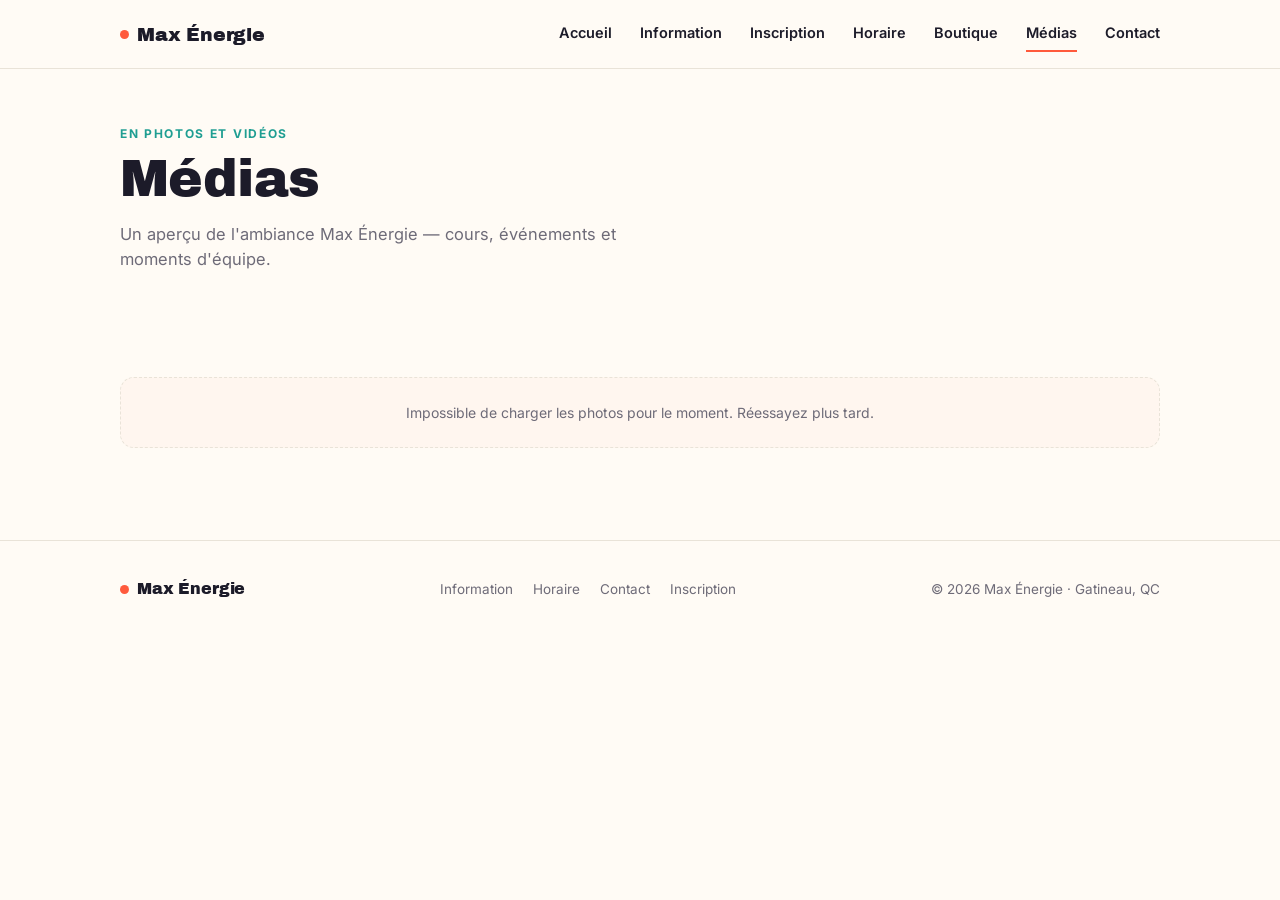
<file: medias.html>
<!DOCTYPE html>
<html lang="fr">
<head>
<meta charset="UTF-8">
<meta name="viewport" content="width=device-width, initial-scale=1.0">
<title>Médias - Max Énergie</title>
<link rel="icon" href="favicon.ico" sizes="any">
<link rel="icon" href="favicon-32.png" type="image/png" sizes="32x32">
<link rel="icon" href="favicon-16.png" type="image/png" sizes="16x16">
<link rel="apple-touch-icon" href="favicon-180.png">
<link rel="preconnect" href="https://fonts.googleapis.com">
<link rel="preconnect" href="https://fonts.gstatic.com" crossorigin>
<link href="https://fonts.googleapis.com/css2?family=Archivo+Black&family=Inter:wght@400;500;600;700&display=swap" rel="stylesheet">
<link rel="stylesheet" href="styles.css">
<style>
  .media-grid{
    display:grid;
    grid-template-columns:repeat(3,1fr);
    gap:16px;
    margin-top:28px;
  }
  @media (max-width:760px){ .media-grid{ grid-template-columns:1fr 1fr; } }
  @media (max-width:480px){ .media-grid{ grid-template-columns:1fr; } }
  .media-grid img{
    width:100%;
    height:100%;
    aspect-ratio:4/3;
    object-fit:cover;
    border-radius:var(--radius);
    border:1px solid var(--line);
    display:block;
  }
  .media-state{
    border:1.5px dashed var(--line);
    border-radius:var(--radius);
    background:#FFF6EF;
    padding:24px;
    text-align:center;
    color:var(--muted);
    font-size:14px;
    margin-top:28px;
  }
</style>
</head>
<body>

<header class="site">
  <div class="nav-inner">
    <a href="index.html" class="brand"><span class="dot"></span>Max Énergie</a>
    <button class="menu-toggle" aria-label="Menu" onclick="document.querySelector('nav.links').classList.toggle('open')">Menu</button>
    <nav class="links">
      <a href="index.html">Accueil</a>
      <a href="info.html">Information</a>
      <a href="inscription-max-energie.html">Inscription</a>
      <a href="horaire.html">Horaire</a>
      <a href="https://xpressobaravetements.com/collections/max-energie" target="_blank" rel="noopener">Boutique</a>
      <a href="medias.html" class="active">M&eacute;dias</a>
      <a href="contact.html">Contact</a>
    </nav>
  </div>
</header>

<section class="hero" style="padding-bottom:10px;">
  <div class="container">
    <p class="eyebrow">En photos et vidéos</p>
    <h1>Médias</h1>
    <p class="sub">Un aperçu de l'ambiance Max Énergie — cours, événements et moments d'équipe.</p>
  </div>
</section>

<section class="section" style="padding-top:10px;">
  <div class="container">
    <div class="media-grid" id="mediaGrid"></div>
    <div class="media-state" id="mediaState">Chargement des photos...</div>
  </div>
</section>

<script>
/* =========================================================================
   CONFIG
   ========================================================================= */
const GITHUB_USER   = "brandonf99";
const GITHUB_REPO   = "max-energie-site";
const GITHUB_BRANCH = "main";
const MEDIA_PATH    = "images/medias"; // <-- drop photos in this folder on GitHub
/* ========================================================================= */

const IMAGE_EXT = /\.(jpe?g|png|webp|gif)$/i;

async function loadMedia() {
  const grid = document.getElementById('mediaGrid');
  const state = document.getElementById('mediaState');

  const apiUrl = `https://api.github.com/repos/${GITHUB_USER}/${GITHUB_REPO}/contents/${MEDIA_PATH}?ref=${GITHUB_BRANCH}`;

  try {
    const res = await fetch(apiUrl);
    if (!res.ok) throw new Error('fetch-failed');
    const items = await res.json();

    const images = items.filter(item => item.type === 'file' && IMAGE_EXT.test(item.name));

    if (images.length === 0) {
      state.textContent = "Aucune photo pour l'instant — revenez bientôt !";
      return;
    }

    grid.innerHTML = images.map(img => {
      const label = img.name.replace(/\.[^.]+$/, '').replace(/[-_]/g, ' ');
      return `<img src="${img.download_url}" alt="Max Énergie — ${label}" loading="lazy">`;
    }).join('');

    state.style.display = 'none';
  } catch (err) {
    state.textContent = "Impossible de charger les photos pour le moment. Réessayez plus tard.";
  }
}

loadMedia();
</script>

<footer class="site">
  <div class="container footer-inner">
    <a href="index.html" class="brand"><span class="dot"></span>Max Énergie</a>
    <div class="footer-links">
      <a href="info.html">Information</a>
      <a href="horaire.html">Horaire</a>
      <a href="contact.html">Contact</a>
      <a href="inscription-max-energie.html">Inscription</a>
    </div>
    <span>&copy; <span id="year"></span> Max Énergie · Gatineau, QC</span>
  </div>
</footer>

<script>document.getElementById('year').textContent = new Date().getFullYear();</script>
</body>
</html>
</file>
<file: styles.css>
:root{
  --ink:#1C1B29;
  --base:#FFFBF5;
  --coral:#FF5A3C;
  --teal:#1F9E92;
  --muted:#6E6B78;
  --line:#E9E3D8;
  --card-bg:#FFFFFF;
  --radius:14px;
  --maxw:1080px;
}

*{box-sizing:border-box;}
html{scroll-behavior:smooth;}

body{
  margin:0;
  background:var(--base);
  font-family:'Inter',sans-serif;
  color:var(--ink);
  line-height:1.55;
}

img{max-width:100%;display:block;}

a{color:inherit;}

.container{
  max-width:var(--maxw);
  margin:0 auto;
  padding:0 20px;
}

/* ---------- Header / nav ---------- */
header.site{
  border-bottom:1px solid var(--line);
  background:var(--base);
  position:sticky;
  top:0;
  z-index:50;
}
.nav-inner{
  max-width:var(--maxw);
  margin:0 auto;
  padding:16px 20px;
  display:flex;
  align-items:center;
  justify-content:space-between;
}
.brand{
  font-family:'Archivo Black',sans-serif;
  font-weight:400;
  font-size:19px;
  letter-spacing:-.01em;
  text-decoration:none;
  color:var(--ink);
  display:flex;
  align-items:center;
  gap:8px;
}
.brand .dot{
  width:9px;height:9px;border-radius:50%;
  background:var(--coral);
  display:inline-block;
}
nav.links{
  display:flex;
  gap:28px;
  font-size:14.5px;
  font-weight:600;
}
nav.links a{
  text-decoration:none;
  color:var(--ink);
  padding:6px 0;
  border-bottom:2px solid transparent;
}
nav.links a:hover, nav.links a.active{
  border-bottom-color:var(--coral);
}
.nav-cta{
  background:var(--ink);
  color:#fff !important;
  padding:9px 18px;
  border-radius:8px;
  text-decoration:none;
  font-size:14px;
  font-weight:700;
}
.nav-cta:hover{ background:var(--coral); }

.menu-toggle{ display:none; }

@media (max-width:760px){
  nav.links{ display:none; }
  .menu-toggle{
    display:block;
    background:none;
    border:1.5px solid var(--line);
    border-radius:8px;
    padding:8px 12px;
    font-size:14px;
    font-weight:600;
    cursor:pointer;
  }
  nav.links.open{
    display:flex;
    flex-direction:column;
    position:absolute;
    top:100%;
    left:0;
    right:0;
    background:var(--base);
    border-bottom:1px solid var(--line);
    padding:16px 20px 20px;
    gap:16px;
  }
}

/* ---------- Pulse motif ---------- */
.pulse{
  height:34px;
  overflow:hidden;
}
.pulse svg{ width:100%; height:100%; display:block; }
.pulse path{
  fill:none;
  stroke:var(--coral);
  stroke-width:2.5;
  stroke-linecap:round;
  stroke-linejoin:round;
  stroke-dasharray:340;
  stroke-dashoffset:340;
  animation:draw 2.2s ease-out forwards;
}
@keyframes draw{ to{ stroke-dashoffset:0; } }
@media (prefers-reduced-motion: reduce){
  .pulse path{ animation:none; stroke-dashoffset:0; }
}

/* ---------- Type helpers ---------- */
.eyebrow{
  font-size:12px;
  letter-spacing:.14em;
  text-transform:uppercase;
  color:var(--teal);
  font-weight:700;
  margin:0 0 8px;
}
h1{
  font-family:'Archivo Black',sans-serif;
  font-weight:400;
  font-size:clamp(32px,6vw,52px);
  line-height:1.03;
  letter-spacing:-.01em;
  margin:0 0 16px;
}
h2{
  font-family:'Archivo Black',sans-serif;
  font-weight:400;
  font-size:clamp(24px,4vw,32px);
  line-height:1.1;
  margin:0 0 14px;
}
h3{
  font-size:18px;
  font-weight:700;
  margin:0 0 8px;
}
.sub{
  color:var(--muted);
  font-size:16.5px;
  max-width:56ch;
  margin:0 0 28px;
}

/* ---------- Banner ---------- */
.banner{
  background:var(--ink);
  color:#fff;
  font-size:14px;
  font-weight:600;
  text-align:center;
  padding:10px 16px;
}
.banner span{ color:#FFB199; }

/* ---------- Hero ---------- */
.hero{
  padding:56px 0 64px;
}
.hero-top{
  display:flex;
  gap:48px;
  align-items:center;
  flex-wrap:wrap;
}
.hero-text{ flex:1 1 420px; }
.hero-visual{
  flex:1 1 320px;
  background:linear-gradient(155deg,#FFE7DE 0%, #FFF3EF 55%, var(--base) 100%);
  border-radius:var(--radius);
  border:1px solid var(--line);
  min-height:300px;
  display:flex;
  align-items:center;
  justify-content:center;
  position:relative;
  overflow:hidden;
}
.hero-visual .badge{
  position:absolute;
  background:#fff;
  border:1px solid var(--line);
  border-radius:12px;
  padding:14px 18px;
  box-shadow:0 8px 24px rgba(28,27,41,.08);
  font-weight:700;
  font-size:14px;
}
.hero-visual .b1{ top:22px; left:24px; color:var(--coral); }
.hero-visual .b2{ bottom:26px; right:22px; color:var(--teal); }
.hero-visual .center-mark{
  font-family:'Archivo Black',sans-serif;
  font-size:15vw;
  max-font-size:96px;
  color:var(--coral);
  opacity:.14;
}

.btn-row{ display:flex; gap:12px; flex-wrap:wrap; margin-top:8px; }
.btn{
  display:inline-block;
  padding:13px 24px;
  border-radius:9px;
  font-weight:700;
  font-size:15px;
  text-decoration:none;
}
.btn-primary{ background:var(--coral); color:#fff; }
.btn-primary:hover{ background:#E64A2E; }
.btn-secondary{ background:#fff; color:var(--ink); border:1.5px solid var(--line); }
.btn-secondary:hover{ border-color:var(--ink); }

/* ---------- Class cards ---------- */
.classes{ padding:56px 0; }
.class-grid{
  display:grid;
  grid-template-columns:repeat(3,1fr);
  gap:20px;
  margin-top:32px;
}
@media (max-width:820px){ .class-grid{ grid-template-columns:1fr; } }

.class-card{
  border:1px solid var(--line);
  background:var(--card-bg);
  border-radius:var(--radius);
  padding:26px;
}
.class-card .tag{
  display:inline-block;
  font-size:11px;
  font-weight:700;
  letter-spacing:.08em;
  text-transform:uppercase;
  padding:4px 10px;
  border-radius:99px;
  margin-bottom:14px;
}
.tag.zumba{ background:#FFF3EF; color:var(--coral); }
.tag.boxe{ background:#1C1B29; color:#fff; }
.tag.parent{ background:#E6F7F5; color:var(--teal); }

.class-card p{ color:var(--muted); font-size:14.5px; margin:0; }

/* ---------- Info sections ---------- */
.section{ padding:52px 0; }
.section.alt{ background:#FFF6EF; border-top:1px solid var(--line); border-bottom:1px solid var(--line); }
.two-col{
  display:grid;
  grid-template-columns:1fr 1fr;
  gap:44px;
  align-items:start;
}
@media (max-width:760px){ .two-col{ grid-template-columns:1fr; } }

.placeholder-note{
  background:#FFF3EF;
  border:1px dashed var(--coral);
  border-radius:9px;
  padding:10px 14px;
  font-size:13px;
  color:#B3401F;
  margin:10px 0 0;
}

/* ---------- Schedule table ---------- */
table.schedule{
  width:100%;
  border-collapse:collapse;
  margin-top:20px;
  font-size:14.5px;
}
table.schedule th, table.schedule td{
  border:1px solid var(--line);
  padding:12px 14px;
  text-align:left;
}
table.schedule th{
  background:var(--ink);
  color:#fff;
  font-weight:700;
  font-size:13px;
  text-transform:uppercase;
  letter-spacing:.04em;
}
table.schedule tr:nth-child(even){ background:#FFFDF9; }

/* ---------- Pricing cards ---------- */
.pricing-grid{
  display:grid;
  grid-template-columns:repeat(5,1fr);
  gap:16px;
  margin-top:28px;
}
@media (max-width:900px){ .pricing-grid{ grid-template-columns:repeat(3,1fr); } }
@media (max-width:600px){ .pricing-grid{ grid-template-columns:1fr 1fr; } }

.price-card{
  border:1.5px solid var(--line);
  border-radius:var(--radius);
  padding:22px;
  text-align:center;
  background:#fff;
}
.price-card .count{
  font-family:'Archivo Black',sans-serif;
  font-size:34px;
  color:var(--coral);
  display:block;
}
.price-card .label{ font-size:13px; color:var(--muted); margin-bottom:12px; display:block; }
.price-card .price{ font-size:15px; font-weight:700; }

/* ---------- Contact ---------- */
.contact-grid{
  display:grid;
  grid-template-columns:1fr 1fr;
  gap:40px;
  margin-top:28px;
}
@media (max-width:760px){ .contact-grid{ grid-template-columns:1fr; } }
.contact-item{
  border:1px solid var(--line);
  border-radius:var(--radius);
  padding:20px;
  background:#fff;
  margin-bottom:14px;
}
.contact-item .eyebrow{ margin-bottom:4px; }
.contact-item a{ text-decoration:none; font-weight:700; color:var(--ink); }
.contact-item a:hover{ color:var(--coral); }

.map-box{
  border:1px solid var(--line);
  border-radius:var(--radius);
  overflow:hidden;
  min-height:280px;
}
.map-box iframe{ width:100%; height:100%; min-height:280px; border:0; }

/* ---------- Promo gallery ---------- */
.promo-grid{
  display:grid;
  grid-template-columns:repeat(4,1fr);
  gap:16px;
  margin-top:28px;
}
.promo-grid img{
  width:100%;
  height:100%;
  object-fit:cover;
  border-radius:var(--radius);
  border:1px solid var(--line);
  aspect-ratio:2/3;
  cursor:pointer;
  transition:transform .15s ease;
}
.promo-grid img:hover{ transform:translateY(-3px); }
@media (max-width:820px){ .promo-grid{ grid-template-columns:1fr 1fr; } }
@media (max-width:480px){ .promo-grid{ grid-template-columns:1fr; } }

/* ---------- Footer ---------- */
footer.site{
  border-top:1px solid var(--line);
  padding:36px 0;
  margin-top:40px;
}
.footer-inner{
  display:flex;
  justify-content:space-between;
  align-items:center;
  flex-wrap:wrap;
  gap:16px;
  font-size:13.5px;
  color:var(--muted);
}
.footer-inner .brand{ font-size:16px; }
.footer-links{ display:flex; gap:20px; }
.footer-links a{ text-decoration:none; color:var(--muted); }
.footer-links a:hover{ color:var(--coral); }
</file>
